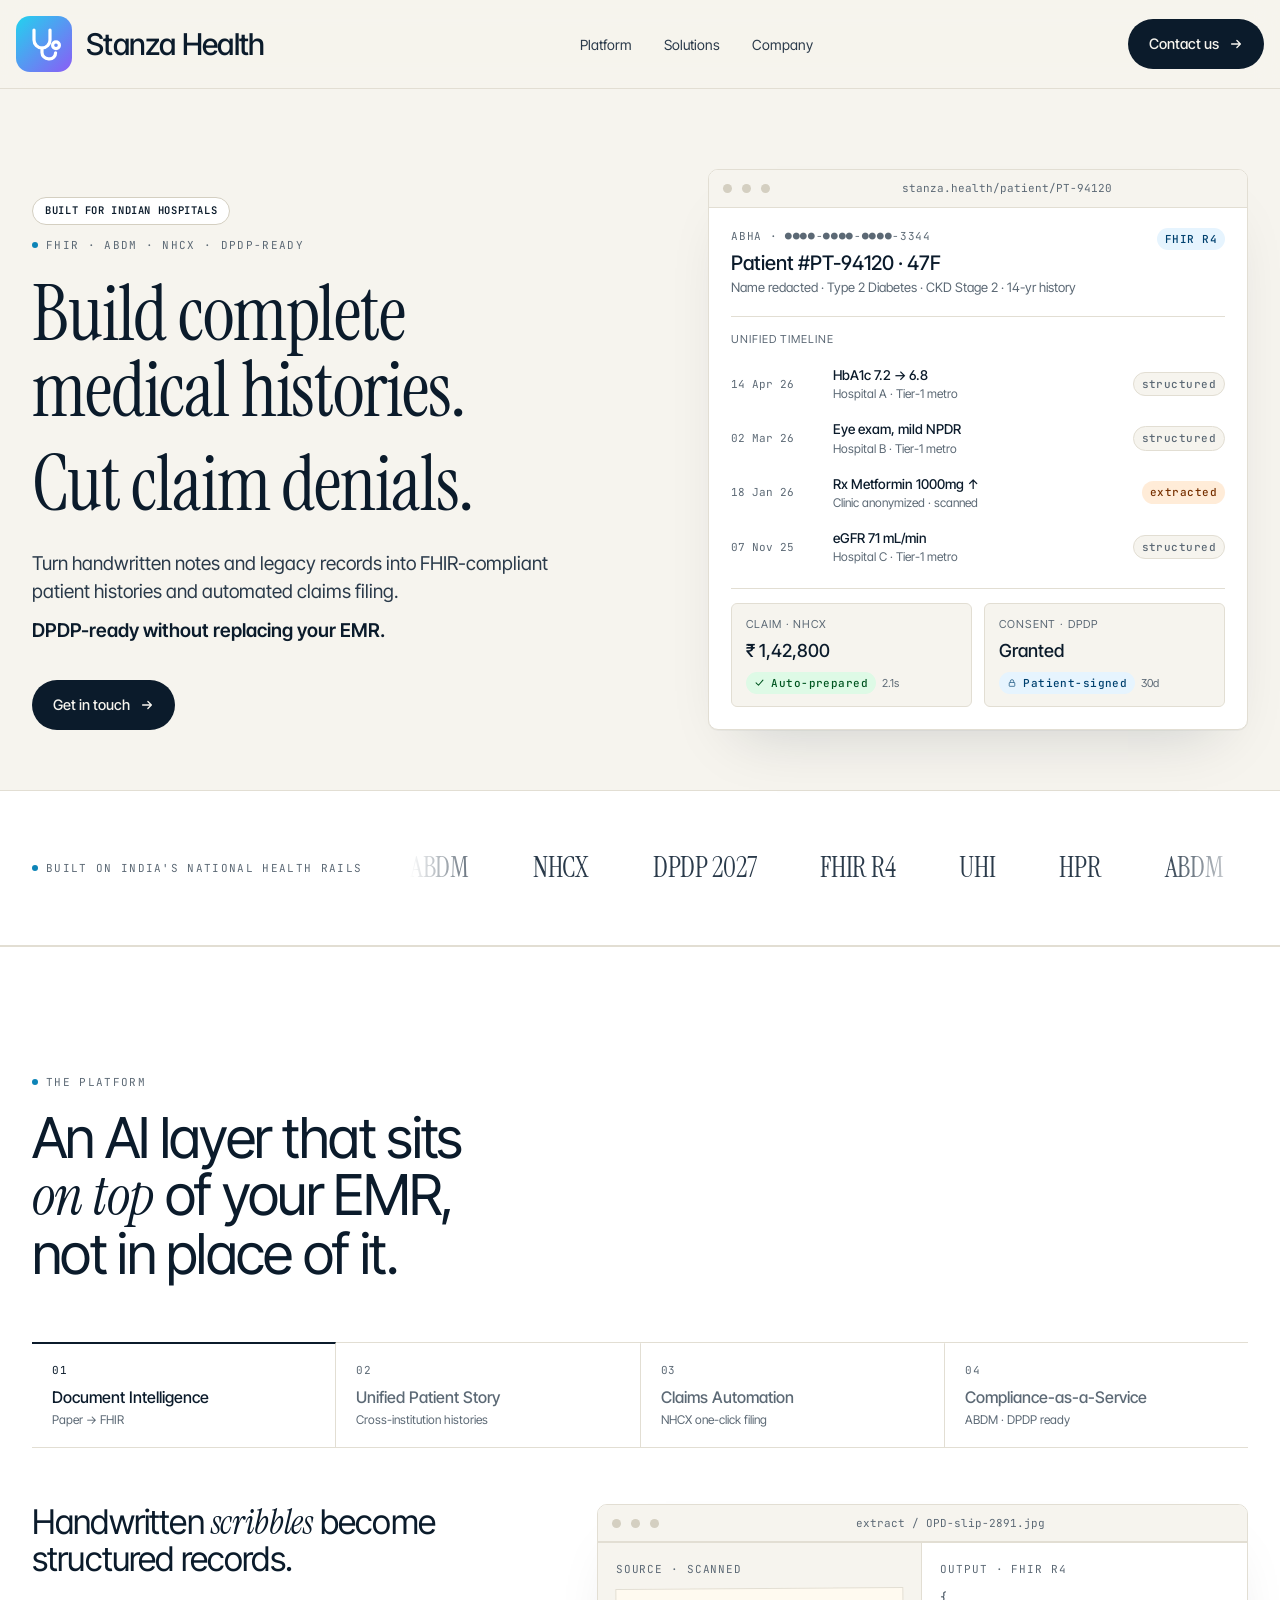
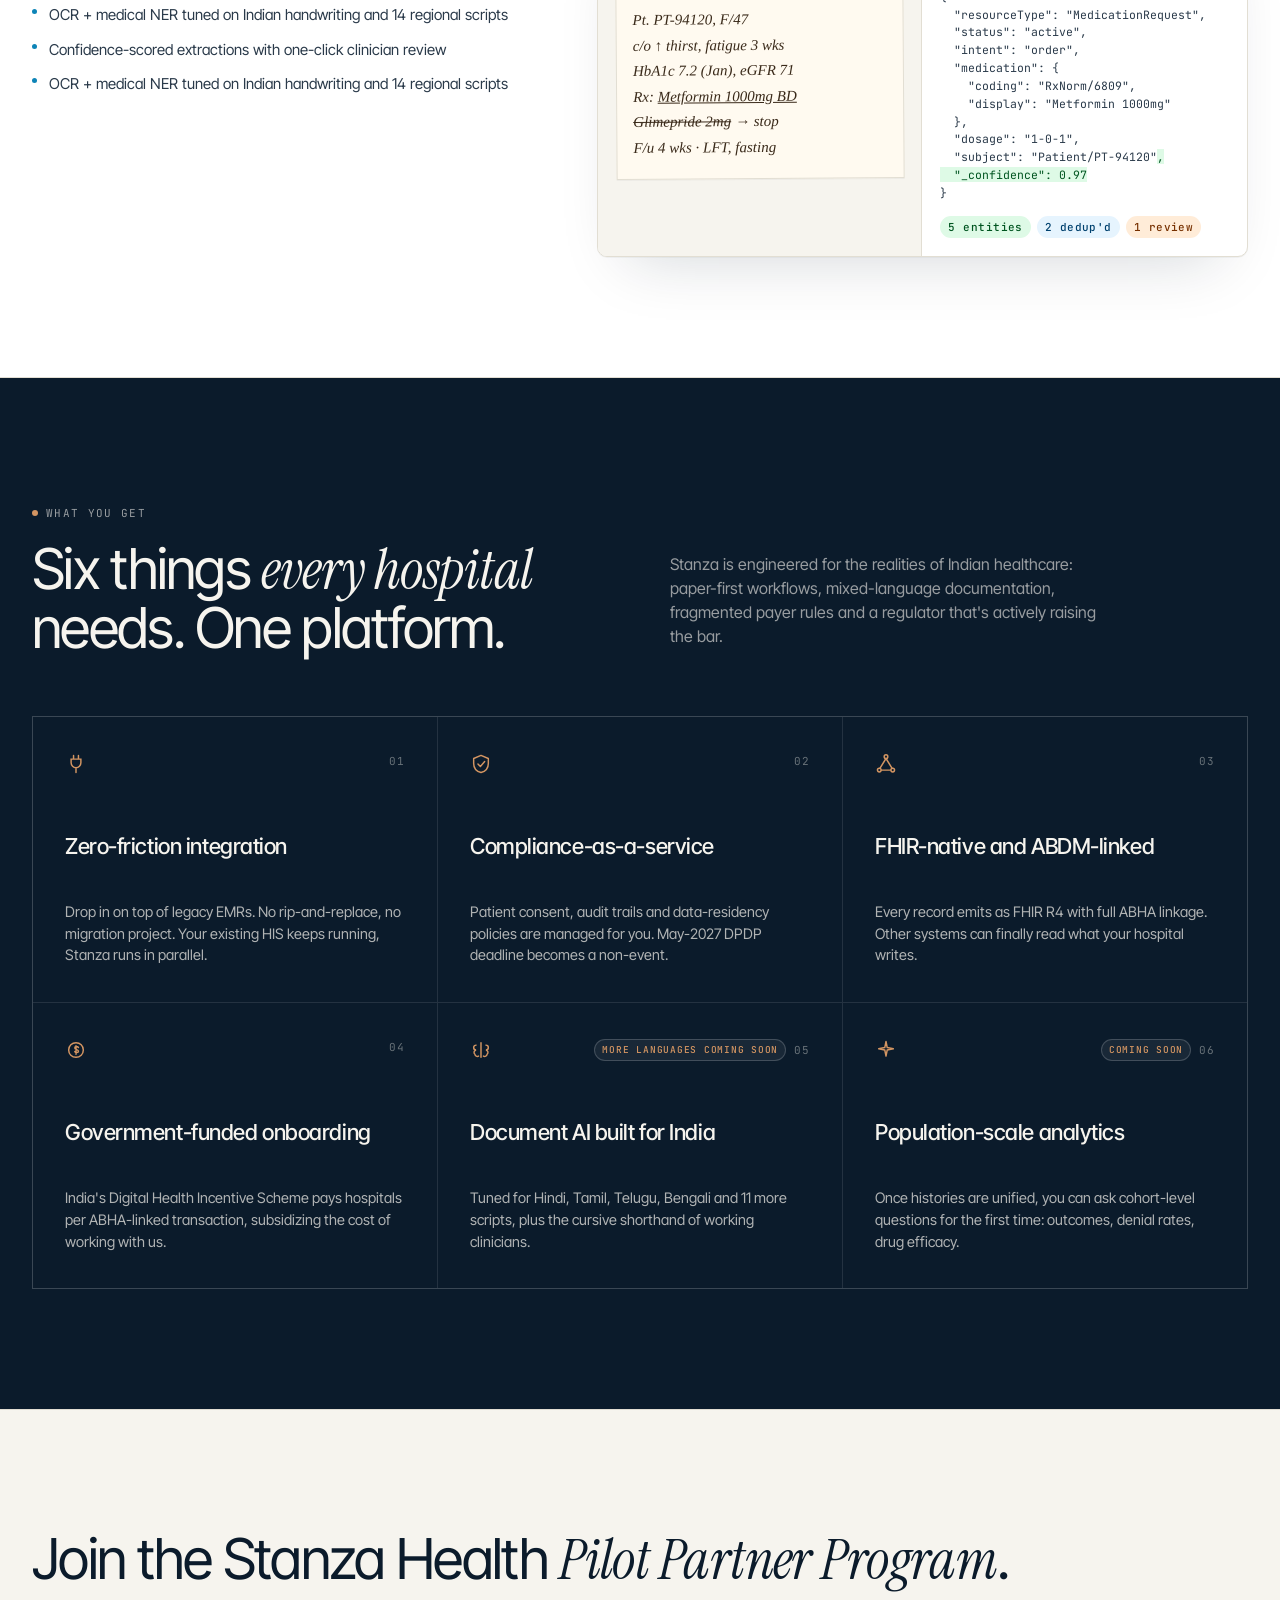
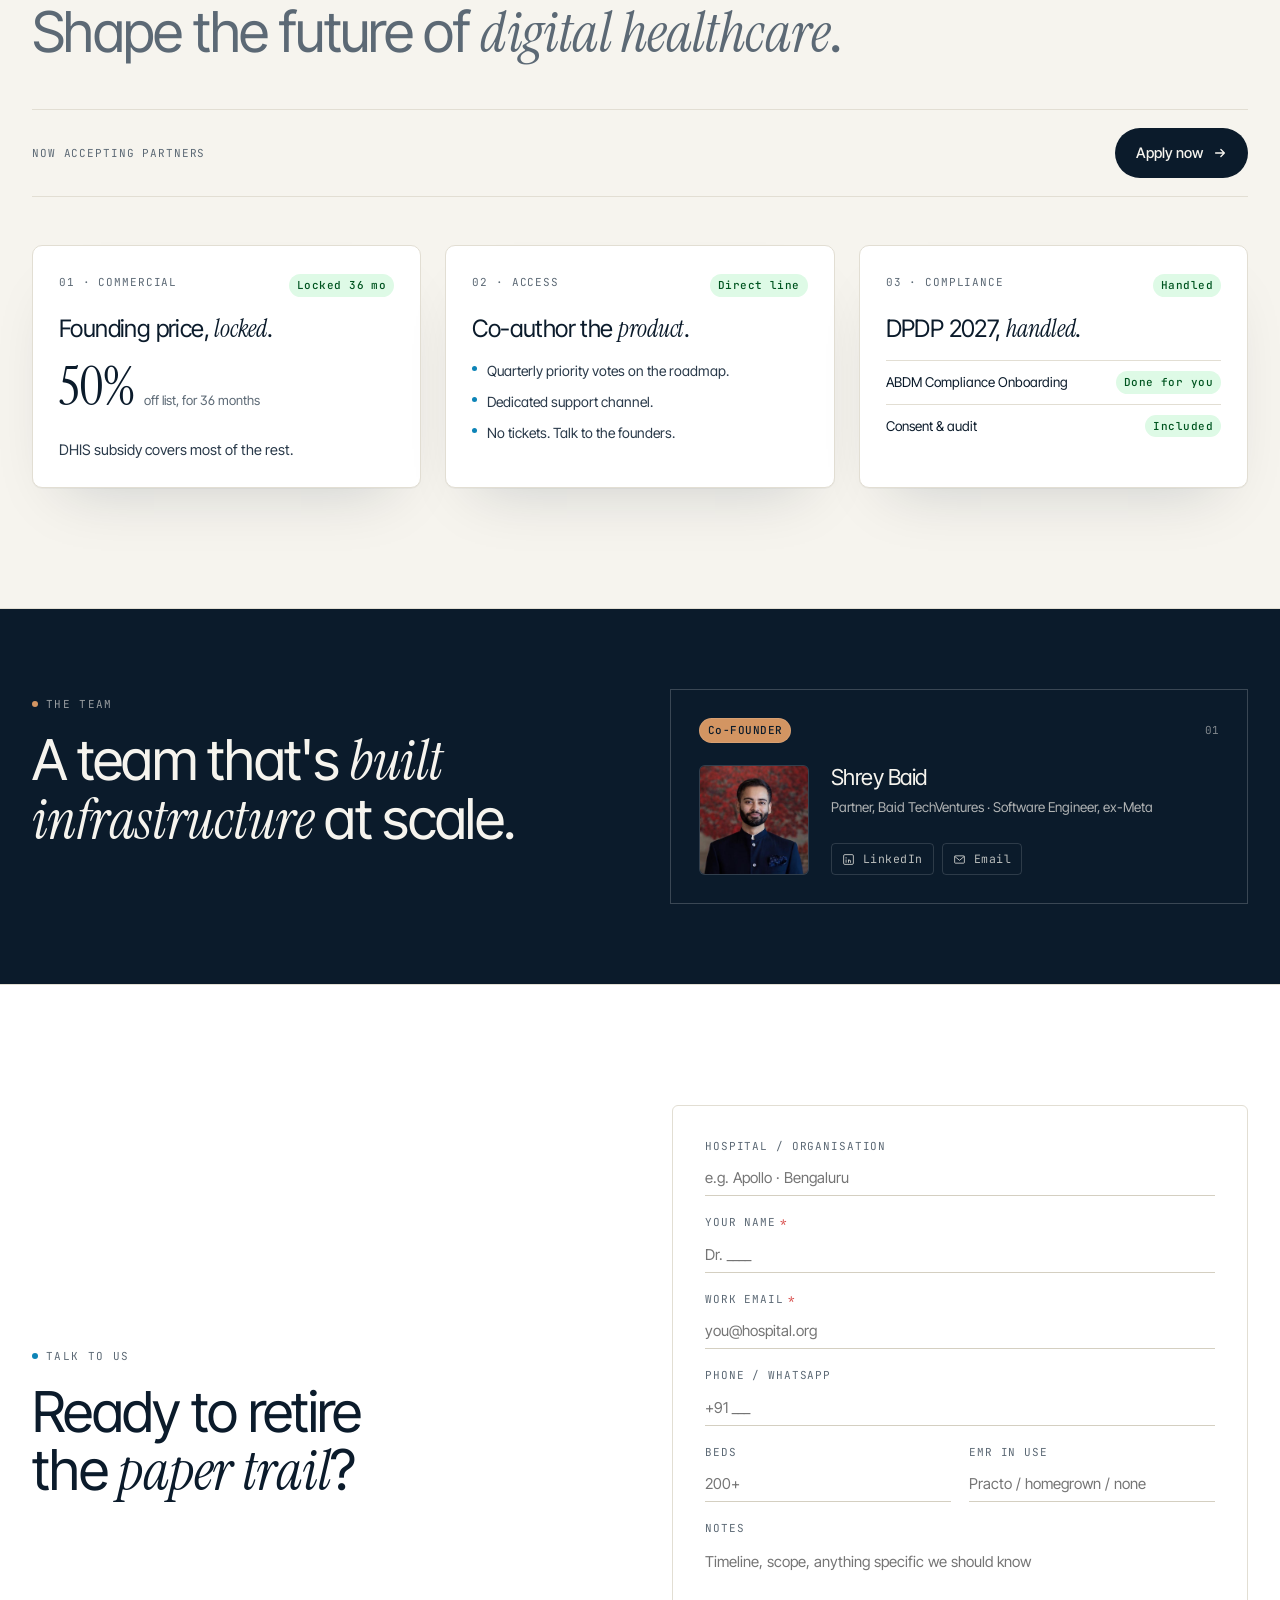
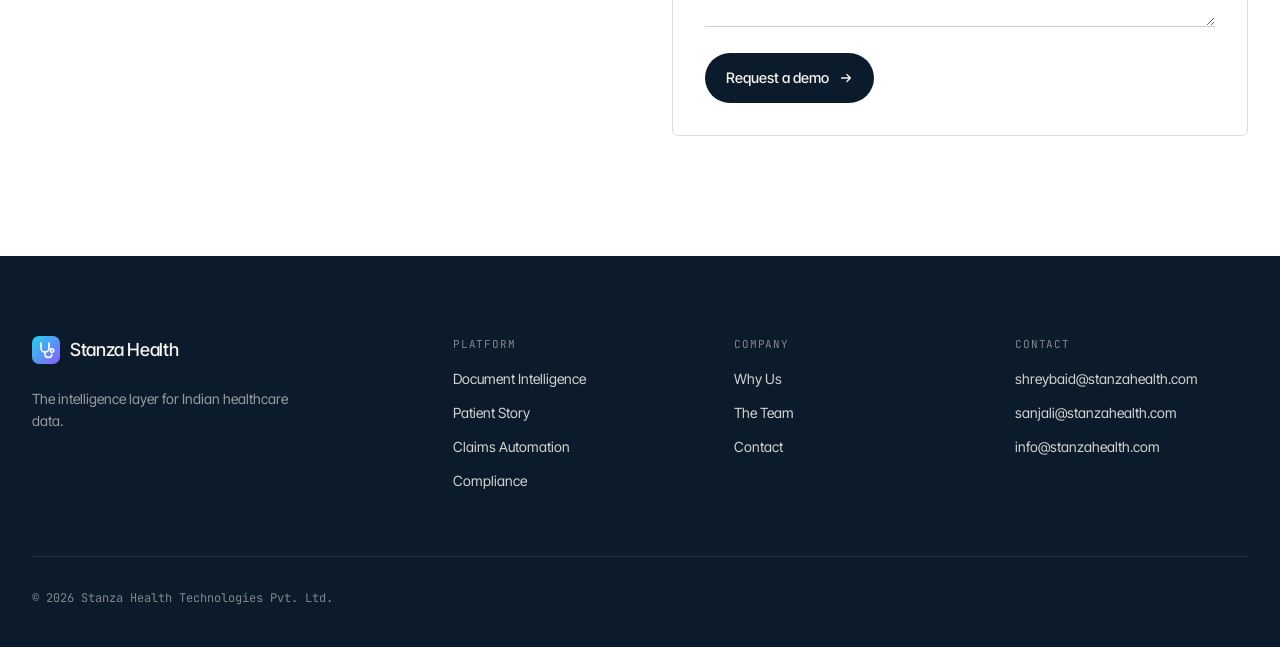
<file: index.html>
<!doctype html>
<html lang="en">
<head>
<meta charset="utf-8" />
<meta name="viewport" content="width=device-width,initial-scale=1" />
<title>Stanza Health · The intelligence layer for Indian healthcare</title>
<meta name="description" content="Stanza Health turns handwritten notes, scans and legacy EMR records into standardized, interoperable patient histories, and files insurance claims for you, automatically." />
<link rel="canonical" href="https://stanzahealth.com/" />
<link rel="icon" type="image/svg+xml" href="assets/favicon.svg">
<link rel="apple-touch-icon" href="assets/favicon.svg">
<link rel="preconnect" href="https://fonts.googleapis.com">
<link rel="preconnect" href="https://fonts.gstatic.com" crossorigin>
<link href="https://fonts.googleapis.com/css2?family=Inter+Tight:wght@300;400;500;600;700&family=Instrument+Serif:ital@0;1&family=JetBrains+Mono:wght@400;500&display=swap" rel="stylesheet">
<link rel="stylesheet" href="styles.css">
</head>
<body>

<!-- ===== NAV ===== -->
<nav class="nav">
  <div class="nav-inner">
    <a href="#" class="nav-home" style="display:inline-flex;align-items:center;gap:14px;text-decoration:none;color:inherit;white-space:nowrap;">
      <svg width="56" height="56" viewBox="0 0 28 28" fill="none" aria-hidden="true">
        <defs>
          <linearGradient id="stanzaLogoGrad" x1="0" y1="0" x2="28" y2="28" gradientUnits="userSpaceOnUse">
            <stop offset="0" stop-color="#22D3EE"/>
            <stop offset="1" stop-color="#8B5CF6"/>
          </linearGradient>
        </defs>
        <rect x="0" y="0" width="28" height="28" rx="7" fill="url(#stanzaLogoGrad)"/>
        <path d="M9 7v5a4 4 0 0 0 8 0V7" stroke="#FFFFFF" stroke-width="1.6" stroke-linecap="round" fill="none"/>
        <path d="M13 16v2.2a3.2 3.2 0 0 0 3.2 3.2h.6a3 3 0 0 0 3-3" stroke="#FFFFFF" stroke-width="1.6" stroke-linecap="round" stroke-linejoin="round" fill="none"/>
        <circle cx="20" cy="14.6" r="1.7" stroke="#FFFFFF" stroke-width="1.6" fill="none"/>
      </svg>
      <span style="font-size:30px;font-weight:500;letter-spacing:-0.025em;">Stanza Health</span>
    </a>
    <div class="nav-links">
      <a href="#platform">Platform</a>
      <a href="#solutions">Solutions</a>
      <a href="#company">Company</a>
    </div>
    <div style="display:flex;gap:10px;align-items:center;">
      <a class="btn btn-primary" href="#cta">
        Contact us
        <svg width="14" height="14" viewBox="0 0 16 16" fill="none"><path d="M3 8H13M13 8L9 4M13 8L9 12" stroke="currentColor" stroke-width="1.5" stroke-linecap="round" stroke-linejoin="round"/></svg>
      </a>
    </div>
  </div>
</nav>

<main>

<!-- ===== HERO ===== -->
<section style="padding:80px 0 60px;">
  <div class="container">
    <div class="hero-grid" style="display:grid;grid-template-columns:1.05fr 0.95fr;gap:80px;align-items:end;">
      <div>
        <div class="eyebrow" style="margin-bottom:24px;display:flex;flex-direction:column;align-items:flex-start;gap:12px;">
          <span style="display:inline-flex;align-items:center;gap:8px;padding:5px 12px;border:1px solid var(--line-2);border-radius:999px;background:var(--bg-2);">
            <span style="font-family:'JetBrains Mono',monospace;font-size:10.5px;letter-spacing:0.06em;text-transform:uppercase;color:var(--ink);font-weight:600;">Built for Indian Hospitals</span>
          </span>
          <span style="display:inline-flex;align-items:center;gap:8px;">
            <span class="dot"></span>
            <span>FHIR · ABDM · NHCX · DPDP-ready</span>
          </span>
        </div>
        <h1 style="text-wrap:balance;font-family:'Instrument Serif','Times New Roman',serif;font-weight:400;font-style:normal;letter-spacing:-0.015em;">
          Build complete medical histories.<br/><span style="display:inline-block;margin-top:0.25em;">Cut claim denials.</span>
        </h1>
        <p style="max-width:540px;font-size:19px;line-height:1.45;color:var(--ink-2);margin-top:28px;">Turn handwritten notes and legacy records into FHIR-compliant patient histories and automated claims filing.<strong style="color:var(--ink);font-weight:600;display:block;margin-top:0.6em;">DPDP-ready without replacing your EMR.</strong></p>
        <div style="display:flex;gap:12px;margin-top:36px;">
          <a class="btn btn-primary" href="#cta">
            Get in touch
            <svg width="14" height="14" viewBox="0 0 16 16" fill="none"><path d="M3 8H13M13 8L9 4M13 8L9 12" stroke="currentColor" stroke-width="1.5" stroke-linecap="round" stroke-linejoin="round"/></svg>
          </a>
        </div>
      </div>

      <!-- Hero Mock -->
      <div class="mock" style="position:relative;">
        <div class="mock-bar">
          <span class="dot"></span><span class="dot"></span><span class="dot"></span>
          <span class="url">stanza.health/patient/PT-94120</span>
        </div>
        <div style="padding:20px 22px 22px;">
          <div style="display:flex;justify-content:space-between;align-items:flex-start;margin-bottom:18px;">
            <div>
              <div style="font-size:11px;color:var(--ink-3);font-family:'JetBrains Mono',monospace;letter-spacing:0.06em;">ABHA · ●●●●-●●●●-●●●●-3344</div>
              <div style="font-size:20px;font-weight:500;margin-top:4px;">Patient #PT-94120 · 47F</div>
              <div style="font-size:13px;color:var(--ink-3);">Name redacted · Type 2 Diabetes · CKD Stage 2 · 14-yr history</div>
            </div>
            <span class="tag tag-info">FHIR R4</span>
          </div>

          <div style="border-top:1px solid var(--line);padding-top:14px;margin-bottom:14px;">
            <div style="font-size:11px;color:var(--ink-3);text-transform:uppercase;letter-spacing:0.08em;margin-bottom:10px;">Unified Timeline</div>

            <div style="display:grid;grid-template-columns:90px 1fr auto;gap:12px;padding:8px 0;align-items:center;font-size:13.5px;">
              <span class="mono" style="color:var(--ink-3);font-size:11px;">14 Apr 26</span>
              <div>
                <div style="font-weight:500;">HbA1c 7.2 → 6.8</div>
                <div style="color:var(--ink-3);font-size:12px;">Hospital A · Tier-1 metro</div>
              </div>
              <span class="tag tag-neutral">structured</span>
            </div>
            <div style="display:grid;grid-template-columns:90px 1fr auto;gap:12px;padding:8px 0;align-items:center;font-size:13.5px;">
              <span class="mono" style="color:var(--ink-3);font-size:11px;">02 Mar 26</span>
              <div>
                <div style="font-weight:500;">Eye exam, mild NPDR</div>
                <div style="color:var(--ink-3);font-size:12px;">Hospital B · Tier-1 metro</div>
              </div>
              <span class="tag tag-neutral">structured</span>
            </div>
            <div style="display:grid;grid-template-columns:90px 1fr auto;gap:12px;padding:8px 0;align-items:center;font-size:13.5px;">
              <span class="mono" style="color:var(--ink-3);font-size:11px;">18 Jan 26</span>
              <div>
                <div style="font-weight:500;">Rx Metformin 1000mg ↑</div>
                <div style="color:var(--ink-3);font-size:12px;">Clinic anonymized · scanned</div>
              </div>
              <span class="tag tag-warn">extracted</span>
            </div>
            <div style="display:grid;grid-template-columns:90px 1fr auto;gap:12px;padding:8px 0;align-items:center;font-size:13.5px;">
              <span class="mono" style="color:var(--ink-3);font-size:11px;">07 Nov 25</span>
              <div>
                <div style="font-weight:500;">eGFR 71 mL/min</div>
                <div style="color:var(--ink-3);font-size:12px;">Hospital C · Tier-1 metro</div>
              </div>
              <span class="tag tag-neutral">structured</span>
            </div>
          </div>

          <div style="border-top:1px solid var(--line);padding-top:14px;display:grid;grid-template-columns:1fr 1fr;gap:12px;">
            <div style="background:var(--bg);border:1px solid var(--line);border-radius:6px;padding:12px 14px;">
              <div style="font-size:11px;color:var(--ink-3);text-transform:uppercase;letter-spacing:0.08em;">Claim · NHCX</div>
              <div style="font-size:18px;font-weight:500;margin-top:4px;">₹ 1,42,800</div>
              <div style="display:flex;gap:6px;margin-top:8px;align-items:center;">
                <span class="tag tag-good">
                  <svg width="11" height="11" viewBox="0 0 16 16" fill="none"><path d="M3 8.5L6.5 12L13 4.5" stroke="currentColor" stroke-width="1.5" stroke-linecap="round" stroke-linejoin="round"/></svg>
                  Auto-prepared
                </span>
                <span style="font-size:11px;color:var(--ink-3);">2.1s</span>
              </div>
            </div>
            <div style="background:var(--bg);border:1px solid var(--line);border-radius:6px;padding:12px 14px;">
              <div style="font-size:11px;color:var(--ink-3);text-transform:uppercase;letter-spacing:0.08em;">Consent · DPDP</div>
              <div style="font-size:18px;font-weight:500;margin-top:4px;">Granted</div>
              <div style="display:flex;gap:6px;margin-top:8px;align-items:center;">
                <span class="tag tag-info">
                  <svg width="10" height="10" viewBox="0 0 18 18" fill="none"><rect x="4" y="8" width="10" height="7" rx="1" stroke="currentColor" stroke-width="1.2"/><path d="M6 8V6a3 3 0 0 1 6 0v2" stroke="currentColor" stroke-width="1.2"/></svg>
                  Patient-signed
                </span>
                <span style="font-size:11px;color:var(--ink-3);">30d</span>
              </div>
            </div>
          </div>
        </div>
      </div>
    </div>
  </div>
</section>

<!-- ===== LOGOS / NATIONAL RAILS ===== -->
<section style="padding:56px 0;border-top:1px solid var(--line);border-bottom:1px solid var(--line);background:var(--bg-2);">
  <div class="container" style="display:grid;grid-template-columns:auto 1fr;gap:48px;align-items:center;">
    <div class="eyebrow" style="white-space:nowrap;">
      <span class="dot"></span> Built on India's national health rails
    </div>
    <div class="marquee">
      <div class="marquee-track">
        <div class="marquee-group">
          <div style="font-family:'Instrument Serif',serif;font-size:28px;color:var(--ink-2);white-space:nowrap;letter-spacing:-0.01em;">ABDM</div>
          <div style="font-family:'Instrument Serif',serif;font-size:28px;color:var(--ink-2);white-space:nowrap;letter-spacing:-0.01em;">NHCX</div>
          <div style="font-family:'Instrument Serif',serif;font-size:28px;color:var(--ink-2);white-space:nowrap;letter-spacing:-0.01em;">DPDP 2027</div>
          <div style="font-family:'Instrument Serif',serif;font-size:28px;color:var(--ink-2);white-space:nowrap;letter-spacing:-0.01em;">FHIR R4</div>
          <div style="font-family:'Instrument Serif',serif;font-size:28px;color:var(--ink-2);white-space:nowrap;letter-spacing:-0.01em;">UHI</div>
          <div style="font-family:'Instrument Serif',serif;font-size:28px;color:var(--ink-2);white-space:nowrap;letter-spacing:-0.01em;">HPR</div>
        </div>
        <div class="marquee-group" aria-hidden="true">
          <div style="font-family:'Instrument Serif',serif;font-size:28px;color:var(--ink-2);white-space:nowrap;letter-spacing:-0.01em;">ABDM</div>
          <div style="font-family:'Instrument Serif',serif;font-size:28px;color:var(--ink-2);white-space:nowrap;letter-spacing:-0.01em;">NHCX</div>
          <div style="font-family:'Instrument Serif',serif;font-size:28px;color:var(--ink-2);white-space:nowrap;letter-spacing:-0.01em;">DPDP 2027</div>
          <div style="font-family:'Instrument Serif',serif;font-size:28px;color:var(--ink-2);white-space:nowrap;letter-spacing:-0.01em;">FHIR R4</div>
          <div style="font-family:'Instrument Serif',serif;font-size:28px;color:var(--ink-2);white-space:nowrap;letter-spacing:-0.01em;">UHI</div>
          <div style="font-family:'Instrument Serif',serif;font-size:28px;color:var(--ink-2);white-space:nowrap;letter-spacing:-0.01em;">HPR</div>
        </div>
      </div>
    </div>
  </div>
</section>

<!-- ===== PRODUCT / PLATFORM ===== -->
<section class="section" id="platform" style="background:var(--bg-2);">
  <div class="container">
    <div class="section-head">
      <div>
        <div class="eyebrow"><span class="dot"></span> The platform</div>
        <h2 style="margin-top:18px;text-wrap:balance;">
          An AI layer that sits <span class="serif">on top</span> of your EMR, not in place of it.
        </h2>
      </div>
    </div>

    <div class="product-tabs" style="display:flex;border-top:1px solid var(--line);border-bottom:1px solid var(--line);">
      <button class="product-tab-btn active" data-tab="0" style="border-right:1px solid var(--line);">
        <div class="num">01</div>
        <div class="label">Document Intelligence</div>
        <div class="sub">Paper → FHIR</div>
      </button>
      <button class="product-tab-btn" data-tab="1" style="border-right:1px solid var(--line);">
        <div class="num">02</div>
        <div class="label">Unified Patient Story</div>
        <div class="sub">Cross-institution histories</div>
      </button>
      <button class="product-tab-btn" data-tab="2" style="border-right:1px solid var(--line);">
        <div class="num">03</div>
        <div class="label">Claims Automation</div>
        <div class="sub">NHCX one-click filing</div>
      </button>
      <button class="product-tab-btn" data-tab="3">
        <div class="num">04</div>
        <div class="label">Compliance-as-a-Service</div>
        <div class="sub">ABDM · DPDP ready</div>
      </button>
    </div>

    <!-- Pane 0: Document Intelligence -->
    <div class="product-pane" data-pane="0" style="padding:56px 0 0;display:grid;grid-template-columns:1fr 1.3fr;gap:64px;align-items:start;">
      <div>
        <h3 style="font-size:34px;font-weight:400;letter-spacing:-0.025em;line-height:1.05;margin-bottom:28px;">
          Handwritten <span class="serif">scribbles</span> become structured records.
        </h3>
        <ul style="list-style:none;padding:0;margin:0;display:flex;flex-direction:column;gap:12px;">
          <li style="display:flex;gap:12px;align-items:flex-start;font-size:15px;"><span style="margin-top:5px;width:5px;height:5px;border-radius:50%;background:var(--accent);flex-shrink:0;"></span><span style="color:var(--ink-2);">OCR + medical NER tuned on Indian handwriting and 14 regional scripts</span></li>
          <li style="display:flex;gap:12px;align-items:flex-start;font-size:15px;"><span style="margin-top:5px;width:5px;height:5px;border-radius:50%;background:var(--accent);flex-shrink:0;"></span><span style="color:var(--ink-2);">Confidence-scored extractions with one-click clinician review</span></li>
          <li style="display:flex;gap:12px;align-items:flex-start;font-size:15px;"><span style="margin-top:5px;width:5px;height:5px;border-radius:50%;background:var(--accent);flex-shrink:0;"></span><span style="color:var(--ink-2);">OCR + medical NER tuned on Indian handwriting and 14 regional scripts</span></li>
        </ul>
      </div>
      <div class="mock">
        <div class="mock-bar">
          <span class="dot"></span><span class="dot"></span><span class="dot"></span>
          <span class="url">extract / OPD-slip-2891.jpg</span>
        </div>
        <div style="display:grid;grid-template-columns:1fr 1fr;border-top:1px solid var(--line);">
          <div style="padding:18px;border-right:1px solid var(--line);background:var(--bg);">
            <div class="mono" style="font-size:11px;color:var(--ink-3);text-transform:uppercase;letter-spacing:0.08em;margin-bottom:10px;">Source · scanned</div>
            <div style="background:#fffaf0;border:1px solid var(--line);padding:18px 16px;font-family:cursive;font-style:italic;font-size:15px;line-height:1.7;color:#3a2a1a;transform:rotate(-0.4deg);box-shadow:0 1px 0 rgba(0,0,0,0.04);">
              Pt. PT-94120, F/47<br/>
              c/o ↑ thirst, fatigue 3 wks<br/>
              HbA1c 7.2 (Jan), eGFR 71<br/>
              Rx: <u>Metformin 1000mg BD</u><br/>
              <span style="text-decoration:line-through;">Glimepride 2mg</span> → stop<br/>
              F/u 4 wks · LFT, fasting
            </div>
          </div>
          <div style="padding:18px;">
            <div class="mono" style="font-size:11px;color:var(--ink-3);text-transform:uppercase;letter-spacing:0.08em;margin-bottom:10px;">Output · FHIR R4</div>
<pre style="margin:0;font-family:'JetBrains Mono',monospace;font-size:11.5px;line-height:1.55;color:var(--ink-2);white-space:pre-wrap;">{
  "resourceType": "MedicationRequest",
  "status": "active",
  "intent": "order",
  "medication": {
    "coding": "RxNorm/6809",
    "display": "Metformin 1000mg"
  },
  "dosage": "1-0-1",
  "subject": "Patient/PT-94120"<span style="background:oklch(96% 0.04 155);color:oklch(38% 0.13 155);">,
  "_confidence": 0.97</span>
}</pre>
            <div style="display:flex;gap:6px;margin-top:14px;flex-wrap:wrap;">
              <span class="tag tag-good">5 entities</span>
              <span class="tag tag-info">2 dedup'd</span>
              <span class="tag tag-warn">1 review</span>
            </div>
          </div>
        </div>
      </div>
    </div>

    <!-- Pane 1: Unified Patient Story -->
    <div class="product-pane" data-pane="1" style="display:none;padding:56px 0 0;grid-template-columns:1fr 1.3fr;gap:64px;align-items:start;">
      <div>
        <h3 style="font-size:34px;font-weight:400;letter-spacing:-0.025em;line-height:1.05;margin-bottom:28px;">
          One <span class="serif">patient</span>. Every encounter. One timeline.
        </h3>
        <ul style="list-style:none;padding:0;margin:0;display:flex;flex-direction:column;gap:12px;">
          <li style="display:flex;gap:12px;align-items:flex-start;font-size:15px;"><span style="margin-top:5px;width:5px;height:5px;border-radius:50%;background:var(--accent);flex-shrink:0;"></span><span style="color:var(--ink-2);">ABHA-linked patient resolution across institutions</span></li>
          <li style="display:flex;gap:12px;align-items:flex-start;font-size:15px;"><span style="margin-top:5px;width:5px;height:5px;border-radius:50%;background:var(--accent);flex-shrink:0;"></span><span style="color:var(--ink-2);">Conflict resolution between contradicting records (e.g. dosage changes)</span></li>
          <li style="display:flex;gap:12px;align-items:flex-start;font-size:15px;"><span style="margin-top:5px;width:5px;height:5px;border-radius:50%;background:var(--accent);flex-shrink:0;"></span><span style="color:var(--ink-2);">Population analytics layered on top of unified cohorts</span></li>
        </ul>
      </div>
      <div class="mock">
        <div class="mock-bar"><span class="dot"></span><span class="dot"></span><span class="dot"></span><span class="url">timeline / PT-94120</span></div>
        <div style="padding:24px 22px;">
          <div style="position:relative;padding-left:24px;">
            <div style="position:absolute;left:6px;top:6px;bottom:6px;width:1px;background:var(--line);"></div>
            <div style="position:relative;display:grid;grid-template-columns:80px 1fr auto;gap:14px;padding:10px 0;align-items:center;">
              <span style="position:absolute;left:-22px;top:50%;width:9px;height:9px;border-radius:50%;background:var(--bg-2);border:2px solid var(--accent);transform:translateY(-50%);"></span>
              <span class="mono" style="font-size:11px;color:var(--ink-3);">Nov 2025</span>
              <div><div style="font-weight:500;font-size:14px;">eGFR 71 mL/min</div><div style="font-size:12px;color:var(--ink-3);">Fortis · Delhi</div></div>
              <span class="tag tag-info">Lab</span>
            </div>
            <div style="position:relative;display:grid;grid-template-columns:80px 1fr auto;gap:14px;padding:10px 0;align-items:center;">
              <span style="position:absolute;left:-22px;top:50%;width:9px;height:9px;border-radius:50%;background:var(--bg-2);border:2px solid var(--accent);transform:translateY(-50%);"></span>
              <span class="mono" style="font-size:11px;color:var(--ink-3);">Aug 2025</span>
              <div><div style="font-weight:500;font-size:14px;">HbA1c 8.1</div><div style="font-size:12px;color:var(--ink-3);">Apollo · Bengaluru</div></div>
              <span class="tag tag-info">Lab</span>
            </div>
            <div style="position:relative;display:grid;grid-template-columns:80px 1fr auto;gap:14px;padding:10px 0;align-items:center;">
              <span style="position:absolute;left:-22px;top:50%;width:9px;height:9px;border-radius:50%;background:var(--bg-2);border:2px solid var(--accent);transform:translateY(-50%);"></span>
              <span class="mono" style="font-size:11px;color:var(--ink-3);">Jan 2026</span>
              <div><div style="font-weight:500;font-size:14px;">Rx Metformin ↑ 1000mg</div><div style="font-size:12px;color:var(--ink-3);">Local clinic</div></div>
              <span class="tag tag-warn">Rx</span>
            </div>
            <div style="position:relative;display:grid;grid-template-columns:80px 1fr auto;gap:14px;padding:10px 0;align-items:center;">
              <span style="position:absolute;left:-22px;top:50%;width:9px;height:9px;border-radius:50%;background:var(--bg-2);border:2px solid var(--accent);transform:translateY(-50%);"></span>
              <span class="mono" style="font-size:11px;color:var(--ink-3);">Mar 2026</span>
              <div><div style="font-weight:500;font-size:14px;">NPDR, mild</div><div style="font-size:12px;color:var(--ink-3);">Manipal · Mumbai</div></div>
              <span class="tag tag-good">Dx</span>
            </div>
            <div style="position:relative;display:grid;grid-template-columns:80px 1fr auto;gap:14px;padding:10px 0;align-items:center;">
              <span style="position:absolute;left:-22px;top:50%;width:9px;height:9px;border-radius:50%;background:var(--bg-2);border:2px solid var(--accent);transform:translateY(-50%);"></span>
              <span class="mono" style="font-size:11px;color:var(--ink-3);">Apr 2026</span>
              <div><div style="font-weight:500;font-size:14px;">HbA1c 6.8</div><div style="font-size:12px;color:var(--ink-3);">Apollo · Bengaluru</div></div>
              <span class="tag tag-info">Lab</span>
            </div>
          </div>
          <div style="border-top:1px solid var(--line);margin-top:14px;padding-top:14px;display:flex;justify-content:space-between;align-items:center;font-size:13px;">
            <span class="muted">5 institutions reconciled</span>
            <span class="tag tag-good">
              <svg width="11" height="11" viewBox="0 0 16 16" fill="none"><path d="M3 8.5L6.5 12L13 4.5" stroke="currentColor" stroke-width="1.5" stroke-linecap="round" stroke-linejoin="round"/></svg>
              No conflicts
            </span>
          </div>
        </div>
      </div>
    </div>

    <!-- Pane 2: Claims Automation -->
    <div class="product-pane" data-pane="2" style="display:none;padding:56px 0 0;grid-template-columns:1fr 1.3fr;gap:64px;align-items:start;">
      <div>
        <h3 style="font-size:34px;font-weight:400;letter-spacing:-0.025em;line-height:1.05;margin-bottom:28px;">
          Claims filed in <span class="serif">seconds</span>, not weeks.
        </h3>
        <ul style="list-style:none;padding:0;margin:0;display:flex;flex-direction:column;gap:12px;">
          <li style="display:flex;gap:12px;align-items:flex-start;font-size:15px;"><span style="margin-top:5px;width:5px;height:5px;border-radius:50%;background:var(--accent);flex-shrink:0;"></span><span style="color:var(--ink-2);">One-click claim preparation against the unified record</span></li>
          <li style="display:flex;gap:12px;align-items:flex-start;font-size:15px;"><span style="margin-top:5px;width:5px;height:5px;border-radius:50%;background:var(--accent);flex-shrink:0;"></span><span style="color:var(--ink-2);">Pre-flight validation against insurer rule books</span></li>
          <li style="display:flex;gap:12px;align-items:flex-start;font-size:15px;"><span style="margin-top:5px;width:5px;height:5px;border-radius:50%;background:var(--accent);flex-shrink:0;"></span><span style="color:var(--ink-2);">Automatic disclosure flagging. The #1 cause of denials</span></li>
        </ul>
      </div>
      <div class="mock">
        <div class="mock-bar"><span class="dot"></span><span class="dot"></span><span class="dot"></span><span class="url">claim / CL-44219 · NHCX</span></div>
        <div style="padding:18px 22px 22px;">
          <div style="display:flex;justify-content:space-between;align-items:flex-start;margin-bottom:18px;">
            <div>
              <div class="mono" style="font-size:11px;color:var(--ink-3);letter-spacing:0.08em;">HDFC ERGO · Cashless</div>
              <div style="font-size:28px;font-weight:500;letter-spacing:-0.02em;margin-top:4px;">₹ 1,42,800</div>
              <div style="font-size:12px;color:var(--ink-3);">3-day inpatient · ICD-11 5A11.4</div>
            </div>
            <span class="tag tag-good">
              <svg width="11" height="11" viewBox="0 0 16 16" fill="none"><path d="M3 8.5L6.5 12L13 4.5" stroke="currentColor" stroke-width="1.5" stroke-linecap="round" stroke-linejoin="round"/></svg>
              Ready to submit
            </span>
          </div>

          <div style="border-top:1px solid var(--line);padding-top:14px;">
            <div style="display:grid;grid-template-columns:24px 1fr auto;gap:10px;padding:7px 0;align-items:center;font-size:13.5px;">
              <span style="width:18px;height:18px;border-radius:50%;background:oklch(96% 0.04 155);color:oklch(38% 0.13 155);display:inline-flex;align-items:center;justify-content:center;">
                <svg width="11" height="11" viewBox="0 0 16 16" fill="none"><path d="M3 8.5L6.5 12L13 4.5" stroke="currentColor" stroke-width="1.5" stroke-linecap="round" stroke-linejoin="round"/></svg>
              </span>
              <span>Pre-auth response matched</span>
              <span class="mono" style="font-size:11px;color:var(--ink-3);">0.4s</span>
            </div>
            <div style="display:grid;grid-template-columns:24px 1fr auto;gap:10px;padding:7px 0;align-items:center;font-size:13.5px;">
              <span style="width:18px;height:18px;border-radius:50%;background:oklch(96% 0.04 155);color:oklch(38% 0.13 155);display:inline-flex;align-items:center;justify-content:center;">
                <svg width="11" height="11" viewBox="0 0 16 16" fill="none"><path d="M3 8.5L6.5 12L13 4.5" stroke="currentColor" stroke-width="1.5" stroke-linecap="round" stroke-linejoin="round"/></svg>
              </span>
              <span>Diagnosis &amp; procedure codes resolved</span>
              <span class="mono" style="font-size:11px;color:var(--ink-3);">0.6s</span>
            </div>
            <div style="display:grid;grid-template-columns:24px 1fr auto;gap:10px;padding:7px 0;align-items:center;font-size:13.5px;">
              <span style="width:18px;height:18px;border-radius:50%;background:oklch(96% 0.04 155);color:oklch(38% 0.13 155);display:inline-flex;align-items:center;justify-content:center;">
                <svg width="11" height="11" viewBox="0 0 16 16" fill="none"><path d="M3 8.5L6.5 12L13 4.5" stroke="currentColor" stroke-width="1.5" stroke-linecap="round" stroke-linejoin="round"/></svg>
              </span>
              <span>Discharge summary auto-generated</span>
              <span class="mono" style="font-size:11px;color:var(--ink-3);">0.8s</span>
            </div>
            <div style="display:grid;grid-template-columns:24px 1fr auto;gap:10px;padding:7px 0;align-items:center;font-size:13.5px;">
              <span style="width:18px;height:18px;border-radius:50%;background:oklch(96% 0.04 155);color:oklch(38% 0.13 155);display:inline-flex;align-items:center;justify-content:center;">
                <svg width="11" height="11" viewBox="0 0 16 16" fill="none"><path d="M3 8.5L6.5 12L13 4.5" stroke="currentColor" stroke-width="1.5" stroke-linecap="round" stroke-linejoin="round"/></svg>
              </span>
              <span>Disclosure cross-check (3 prior claims)</span>
              <span class="mono" style="font-size:11px;color:var(--ink-3);">0.3s</span>
            </div>
            <div style="display:grid;grid-template-columns:24px 1fr auto;gap:10px;padding:7px 0;align-items:center;font-size:13.5px;">
              <span style="width:18px;height:18px;border-radius:50%;background:oklch(96% 0.04 60);color:oklch(40% 0.13 60);display:inline-flex;align-items:center;justify-content:center;font-weight:600;font-size:12px;">!</span>
              <span>Investigation report, pending upload</span>
              <span class="mono" style="font-size:11px;color:var(--ink-3);">·</span>
            </div>
          </div>

          <div style="display:grid;grid-template-columns:1fr 1fr 1fr;gap:10px;margin-top:18px;">
            <div style="padding:12px 14px;background:var(--bg);border:1px solid var(--line);border-radius:6px;">
              <div style="font-size:11px;color:var(--ink-3);text-transform:uppercase;letter-spacing:0.08em;">Denial risk</div>
              <div style="font-size:18px;font-weight:500;margin-top:4px;"><span class="tag tag-good">Low</span></div>
            </div>
            <div style="padding:12px 14px;background:var(--bg);border:1px solid var(--line);border-radius:6px;">
              <div style="font-size:11px;color:var(--ink-3);text-transform:uppercase;letter-spacing:0.08em;">Time saved</div>
              <div style="font-size:18px;font-weight:500;margin-top:4px;">6h 12m</div>
            </div>
            <div style="padding:12px 14px;background:var(--bg);border:1px solid var(--line);border-radius:6px;">
              <div style="font-size:11px;color:var(--ink-3);text-transform:uppercase;letter-spacing:0.08em;">Confidence</div>
              <div style="font-size:18px;font-weight:500;margin-top:4px;">0.94</div>
            </div>
          </div>
        </div>
      </div>
    </div>

    <!-- Pane 3: Compliance -->
    <div class="product-pane" data-pane="3" style="display:none;padding:56px 0 0;grid-template-columns:1fr 1.3fr;gap:64px;align-items:start;">
      <div>
        <h3 style="font-size:34px;font-weight:400;letter-spacing:-0.025em;line-height:1.05;margin-bottom:18px;">
          DPDP and ABDM compliance, <span class="serif">out of the box</span>.
        </h3>
        <p style="color:var(--ink-2);font-size:17px;line-height:1.5;margin-bottom:24px;">Every record carries a consent artifact. Every export carries an audit trail. Stanza handles the regulatory plumbing so your hospital is May-2027-ready on day one.</p>
        <ul style="list-style:none;padding:0;margin:0;display:flex;flex-direction:column;gap:12px;">
          <li style="display:flex;gap:12px;align-items:flex-start;font-size:15px;"><span style="margin-top:5px;width:5px;height:5px;border-radius:50%;background:var(--accent);flex-shrink:0;"></span><span style="color:var(--ink-2);">Consent capture flows aligned with DPDP 2027</span></li>
          <li style="display:flex;gap:12px;align-items:flex-start;font-size:15px;"><span style="margin-top:5px;width:5px;height:5px;border-radius:50%;background:var(--accent);flex-shrink:0;"></span><span style="color:var(--ink-2);">Full ABHA linkage and ABDM sandbox certification (M1–M3)</span></li>
          <li style="display:flex;gap:12px;align-items:flex-start;font-size:15px;"><span style="margin-top:5px;width:5px;height:5px;border-radius:50%;background:var(--accent);flex-shrink:0;"></span><span style="color:var(--ink-2);">Tamper-evident audit logs, end-to-end encryption, India data residency</span></li>
        </ul>
      </div>
      <div class="mock">
        <div class="mock-bar"><span class="dot"></span><span class="dot"></span><span class="dot"></span><span class="url">compliance / hospital-anchor-04</span></div>
        <div style="padding:8px 0;">
          <div style="display:grid;grid-template-columns:1fr auto;padding:14px 22px;align-items:center;">
            <div style="font-size:14px;">ABDM Sandbox M1</div><span class="tag tag-good">Passed</span>
          </div>
          <div style="display:grid;grid-template-columns:1fr auto;padding:14px 22px;border-top:1px solid var(--line);align-items:center;">
            <div style="font-size:14px;">ABDM Sandbox M2</div><span class="tag tag-warn">In review</span>
          </div>
          <div style="display:grid;grid-template-columns:1fr auto;padding:14px 22px;border-top:1px solid var(--line);align-items:center;">
            <div style="font-size:14px;">ABDM Sandbox M3</div><span class="tag tag-warn">In review</span>
          </div>
          <div style="display:grid;grid-template-columns:1fr auto;padding:14px 22px;border-top:1px solid var(--line);align-items:center;">
            <div style="font-size:14px;">NHA Accreditation</div><span class="tag tag-info">Q3 2026</span>
          </div>
          <div style="display:grid;grid-template-columns:1fr auto;padding:14px 22px;border-top:1px solid var(--line);align-items:center;">
            <div style="font-size:14px;">DPDP readiness</div><span class="tag tag-good">Compliant</span>
          </div>
          <div style="display:grid;grid-template-columns:1fr auto;padding:14px 22px;border-top:1px solid var(--line);align-items:center;">
            <div style="font-size:14px;">Data residency</div><span class="tag tag-info">IN-South-1</span>
          </div>
          <div style="display:grid;grid-template-columns:1fr auto;padding:14px 22px;border-top:1px solid var(--line);align-items:center;">
            <div style="font-size:14px;">Encryption at rest</div><span class="tag tag-info">AES-256</span>
          </div>
          <div style="display:grid;grid-template-columns:1fr auto;padding:14px 22px;border-top:1px solid var(--line);align-items:center;">
            <div style="font-size:14px;">Audit log retention</div><span class="tag tag-neutral">7 years</span>
          </div>
        </div>
      </div>
    </div>

  </div>
</section>

<!-- ===== PILLARS / SOLUTIONS ===== -->
<section class="section section-ink" id="solutions">
  <div class="container">
    <div class="section-head">
      <div>
        <div class="eyebrow"><span class="dot"></span> What you get</div>
        <h2 style="margin-top:18px;color:var(--bg);text-wrap:balance;">
          Six things <span class="serif">every hospital</span> needs. One platform.
        </h2>
      </div>
      <p style="color:rgba(246,244,238,0.6);max-width:440px;font-size:16px;padding-bottom:8px;">
        Stanza is engineered for the realities of Indian healthcare: paper-first workflows,
        mixed-language documentation, fragmented payer rules and a regulator that's actively raising the bar.
      </p>
    </div>

    <div class="pillars-grid" style="display:grid;grid-template-columns:repeat(3, 1fr);gap:1px;background:rgba(255,255,255,0.1);border:1px solid rgba(255,255,255,0.1);">

      <div style="padding:36px 32px;background:var(--ink);display:grid;grid-template-rows:auto 1fr auto;">
        <div style="display:flex;justify-content:space-between;align-items:flex-start;height:80px;">
          <span style="color:var(--clay);"><svg width="22" height="22" viewBox="0 0 18 18" fill="none"><path d="M7 2v3M11 2v3M5 5h8v3a4 4 0 0 1-4 4 4 4 0 0 1-4-4V5zM9 12v4" stroke="currentColor" stroke-width="1.2" stroke-linecap="round"/></svg></span>
          <div style="display:flex;gap:8px;align-items:center;">
            <span class="mono" style="font-size:11px;color:rgba(246,244,238,0.4);letter-spacing:0.08em;">01</span>
          </div>
        </div>
        <h3 style="color:var(--bg);font-size:22px;margin-bottom:12px;align-self:start;min-height:56px;line-height:1.2;">Zero-friction integration</h3>
        <p style="color:rgba(246,244,238,0.7);font-size:14.5px;line-height:1.5;">Drop in on top of legacy EMRs. No rip-and-replace, no migration project. Your existing HIS keeps running, Stanza runs in parallel.</p>
      </div>

      <div style="padding:36px 32px;background:var(--ink);display:grid;grid-template-rows:auto 1fr auto;">
        <div style="display:flex;justify-content:space-between;align-items:flex-start;height:80px;">
          <span style="color:var(--clay);"><svg width="22" height="22" viewBox="0 0 18 18" fill="none"><path d="M9 2L3 4.5v4c0 4 2.5 6.5 6 7.5 3.5-1 6-3.5 6-7.5v-4L9 2z" stroke="currentColor" stroke-width="1.2" stroke-linejoin="round"/><path d="M6.5 9L8.5 11L12 7" stroke="currentColor" stroke-width="1.2" stroke-linecap="round" stroke-linejoin="round"/></svg></span>
          <div style="display:flex;gap:8px;align-items:center;">
            <span class="mono" style="font-size:11px;color:rgba(246,244,238,0.4);letter-spacing:0.08em;">02</span>
          </div>
        </div>
        <h3 style="color:var(--bg);font-size:22px;margin-bottom:12px;align-self:start;min-height:56px;line-height:1.2;">Compliance-as-a-service</h3>
        <p style="color:rgba(246,244,238,0.7);font-size:14.5px;line-height:1.5;">Patient consent, audit trails and data-residency policies are managed for you. May-2027 DPDP deadline becomes a non-event.</p>
      </div>

      <div style="padding:36px 32px;background:var(--ink);display:grid;grid-template-rows:auto 1fr auto;">
        <div style="display:flex;justify-content:space-between;align-items:flex-start;height:80px;">
          <span style="color:var(--clay);"><svg width="22" height="22" viewBox="0 0 18 18" fill="none"><circle cx="9" cy="3" r="1.5" stroke="currentColor" stroke-width="1.2"/><circle cx="3.5" cy="14" r="1.5" stroke="currentColor" stroke-width="1.2"/><circle cx="14.5" cy="14" r="1.5" stroke="currentColor" stroke-width="1.2"/><path d="M9 4.5L4 12.5M9 4.5L14 12.5M5 14h8" stroke="currentColor" stroke-width="1.2"/></svg></span>
          <div style="display:flex;gap:8px;align-items:center;">
            <span class="mono" style="font-size:11px;color:rgba(246,244,238,0.4);letter-spacing:0.08em;">03</span>
          </div>
        </div>
        <h3 style="color:var(--bg);font-size:22px;margin-bottom:12px;align-self:start;min-height:56px;line-height:1.2;">FHIR-native and ABDM-linked</h3>
        <p style="color:rgba(246,244,238,0.7);font-size:14.5px;line-height:1.5;">Every record emits as FHIR R4 with full ABHA linkage. Other systems can finally read what your hospital writes.</p>
      </div>

      <div style="padding:36px 32px;background:var(--ink);display:grid;grid-template-rows:auto 1fr auto;">
        <div style="display:flex;justify-content:space-between;align-items:flex-start;height:80px;">
          <span style="color:var(--clay);"><svg width="22" height="22" viewBox="0 0 18 18" fill="none"><circle cx="9" cy="9" r="6" stroke="currentColor" stroke-width="1.2"/><path d="M9 5.5v7M11 7c-.5-1-3-1.3-3 .3 0 1.6 3 1.2 3 2.7 0 1.5-2.5 1.3-3 .3" stroke="currentColor" stroke-width="1.2" stroke-linecap="round"/></svg></span>
          <div style="display:flex;gap:8px;align-items:center;">
            <span class="mono" style="font-size:11px;color:rgba(246,244,238,0.4);letter-spacing:0.08em;">04</span>
          </div>
        </div>
        <h3 style="color:var(--bg);font-size:22px;margin-bottom:12px;align-self:start;min-height:56px;line-height:1.2;">Government-funded onboarding</h3>
        <p style="color:rgba(246,244,238,0.7);font-size:14.5px;line-height:1.5;">India's Digital Health Incentive Scheme pays hospitals per ABHA-linked transaction, subsidizing the cost of working with us.</p>
      </div>

      <div style="padding:36px 32px;background:var(--ink);display:grid;grid-template-rows:auto 1fr auto;">
        <div style="display:flex;justify-content:space-between;align-items:flex-start;height:80px;">
          <span style="color:var(--clay);"><svg width="22" height="22" viewBox="0 0 18 18" fill="none"><path d="M9 3v12M5 5a2 2 0 0 0 0 4 2 2 0 0 0-1 3.5A2 2 0 0 0 7 14M13 5a2 2 0 0 1 0 4 2 2 0 0 1 1 3.5A2 2 0 0 1 11 14" stroke="currentColor" stroke-width="1.2" stroke-linecap="round"/></svg></span>
          <div style="display:flex;gap:8px;align-items:center;">
            <span style="font-family:'JetBrains Mono',monospace;font-size:9.5px;font-weight:500;letter-spacing:0.08em;text-transform:uppercase;padding:3px 7px;border-radius:999px;background:rgba(255,255,255,0.06);border:1px solid rgba(255,255,255,0.18);color:var(--clay);">More languages coming soon</span>
            <span class="mono" style="font-size:11px;color:rgba(246,244,238,0.4);letter-spacing:0.08em;">05</span>
          </div>
        </div>
        <h3 style="color:var(--bg);font-size:22px;margin-bottom:12px;align-self:start;min-height:56px;line-height:1.2;">Document AI built for India</h3>
        <p style="color:rgba(246,244,238,0.7);font-size:14.5px;line-height:1.5;">Tuned for Hindi, Tamil, Telugu, Bengali and 11 more scripts, plus the cursive shorthand of working clinicians.</p>
      </div>

      <div style="padding:36px 32px;background:var(--ink);display:grid;grid-template-rows:auto 1fr auto;">
        <div style="display:flex;justify-content:space-between;align-items:flex-start;height:80px;">
          <span style="color:var(--clay);"><svg width="22" height="22" viewBox="0 0 18 18" fill="none"><path d="M9 2L10 7L15 8L10 9L9 14L8 9L3 8L8 7L9 2Z" stroke="currentColor" stroke-width="1.2" stroke-linejoin="round"/></svg></span>
          <div style="display:flex;gap:8px;align-items:center;">
            <span style="font-family:'JetBrains Mono',monospace;font-size:9.5px;font-weight:500;letter-spacing:0.08em;text-transform:uppercase;padding:3px 7px;border-radius:999px;background:rgba(255,255,255,0.06);border:1px solid rgba(255,255,255,0.18);color:var(--clay);">Coming soon</span>
            <span class="mono" style="font-size:11px;color:rgba(246,244,238,0.4);letter-spacing:0.08em;">06</span>
          </div>
        </div>
        <h3 style="color:var(--bg);font-size:22px;margin-bottom:12px;align-self:start;min-height:56px;line-height:1.2;">Population-scale analytics</h3>
        <p style="color:rgba(246,244,238,0.7);font-size:14.5px;line-height:1.5;">Once histories are unified, you can ask cohort-level questions for the first time: outcomes, denial rates, drug efficacy.</p>
      </div>

    </div>
  </div>
</section>

<!-- ===== FOUNDING PARTNERS ===== -->
<section class="section" id="why-us">
  <div class="container">
    <div class="section-head" style="grid-template-columns:1fr;margin-bottom:48px;">
      <div>
        <h2 style="text-wrap:balance;">
          Join the Stanza Health <span class="serif">Pilot Partner Program</span>.
        </h2>
        <h2 style="margin-top:14px;text-wrap:balance;color:var(--ink-3);">
          Shape the future of <span class="serif">digital healthcare</span>.
        </h2>
      </div>
    </div>

    <!-- Apply CTA strip -->
    <div style="display:grid;grid-template-columns:1fr auto;gap:24px;align-items:center;border-top:1px solid var(--line);border-bottom:1px solid var(--line);padding:18px 0;margin-bottom:48px;">
      <span class="mono" style="font-size:11px;color:var(--ink-3);text-transform:uppercase;letter-spacing:0.08em;">NOW ACCEPTING PARTNERS</span>
      <a class="btn btn-primary" href="apply/">
        Apply now
        <svg width="14" height="14" viewBox="0 0 16 16" fill="none"><path d="M3 8H13M13 8L9 4M13 8L9 12" stroke="currentColor" stroke-width="1.5" stroke-linecap="round" stroke-linejoin="round"/></svg>
      </a>
    </div>

    <!-- Three benefit cards, mock-styled -->
    <div class="founding-grid" style="display:grid;grid-template-columns:repeat(3,1fr);gap:24px;">

      <div class="mock" style="display:flex;flex-direction:column;">
        <div style="padding:28px 26px 26px;display:flex;flex-direction:column;gap:18px;flex:1;">
          <div style="display:flex;justify-content:space-between;align-items:flex-start;">
            <span class="mono" style="font-size:11px;color:var(--ink-3);letter-spacing:0.08em;">01 · COMMERCIAL</span>
            <span class="tag tag-good">Locked 36 mo</span>
          </div>
          <h3 style="font-size:24px;font-weight:400;letter-spacing:-0.025em;line-height:1.15;">
            Founding price, <span class="serif">locked</span>.
          </h3>
          <div style="display:flex;align-items:baseline;gap:10px;">
            <span style="font-family:'Instrument Serif',serif;font-size:54px;line-height:1;letter-spacing:-0.02em;">50%</span>
            <span style="font-size:13px;color:var(--ink-3);">off list, for 36 months</span>
          </div>
          <p style="color:var(--ink-2);font-size:14.5px;line-height:1.5;margin-top:auto;">
            DHIS subsidy covers most of the rest.
          </p>
        </div>
      </div>

      <div class="mock" style="display:flex;flex-direction:column;">
        <div style="padding:28px 26px 26px;display:flex;flex-direction:column;gap:18px;flex:1;">
          <div style="display:flex;justify-content:space-between;align-items:flex-start;">
            <span class="mono" style="font-size:11px;color:var(--ink-3);letter-spacing:0.08em;">02 · ACCESS</span>
            <span class="tag tag-good">Direct line</span>
          </div>
          <h3 style="font-size:24px;font-weight:400;letter-spacing:-0.025em;line-height:1.15;">
            Co-author the <span class="serif">product</span>.
          </h3>
          <ul style="list-style:none;padding:0;margin:0;display:flex;flex-direction:column;gap:10px;">
            <li style="display:flex;gap:10px;align-items:flex-start;font-size:14px;color:var(--ink-2);"><span style="margin-top:6px;width:5px;height:5px;border-radius:50%;background:var(--accent);flex-shrink:0;"></span>Quarterly priority votes on the roadmap.</li>
            <li style="display:flex;gap:10px;align-items:flex-start;font-size:14px;color:var(--ink-2);"><span style="margin-top:6px;width:5px;height:5px;border-radius:50%;background:var(--accent);flex-shrink:0;"></span>Dedicated support channel.</li>
            <li style="display:flex;gap:10px;align-items:flex-start;font-size:14px;color:var(--ink-2);"><span style="margin-top:6px;width:5px;height:5px;border-radius:50%;background:var(--accent);flex-shrink:0;"></span>No tickets. Talk to the founders.</li>
          </ul>
          <p style="color:var(--ink-3);font-size:13px;line-height:1.5;margin-top:auto;font-family:'JetBrains Mono',monospace;letter-spacing:0.02em;">
            

          </p>
        </div>
      </div>

      <div class="mock" style="display:flex;flex-direction:column;">
        <div style="padding:28px 26px 26px;display:flex;flex-direction:column;gap:18px;flex:1;">
          <div style="display:flex;justify-content:space-between;align-items:flex-start;">
            <span class="mono" style="font-size:11px;color:var(--ink-3);letter-spacing:0.08em;">03 · COMPLIANCE</span>
            <span class="tag tag-good">Handled</span>
          </div>
          <h3 style="font-size:24px;font-weight:400;letter-spacing:-0.025em;line-height:1.15;">
            DPDP 2027, <span class="serif">handled</span>.
          </h3>
          <div style="display:flex;flex-direction:column;gap:0;border-top:1px solid var(--line);">
            <div style="display:grid;grid-template-columns:1fr auto;padding:10px 0;align-items:center;border-bottom:1px solid var(--line);font-size:13.5px;">
              <span>ABDM Compliance Onboarding</span><span class="tag tag-good">Done for you</span>
            </div>
            <div style="display:grid;grid-template-columns:1fr auto;padding:10px 0;align-items:center;font-size:13.5px;">
              <span>Consent &amp; audit</span><span class="tag tag-good">Included</span>
            </div>
          </div>
        </div>
      </div>

    </div>
  </div>
</section>

<!-- ===== TEAM ===== -->
<section class="section section-ink" id="company" style="padding-top:80px;padding-bottom:80px;">
  <div class="container">
    <div class="section-head" style="margin-bottom:0;align-items:start;">
      <div>
        <div class="eyebrow"><span class="dot"></span> The team</div>
        <h2 style="margin-top:18px;color:var(--bg);text-wrap:balance;">
          A team that's <span class="serif">built infrastructure</span> at scale.
        </h2>
      </div>

      <div style="background:rgba(255,255,255,0.1);border:1px solid rgba(255,255,255,0.1);">
      <div style="padding:28px 28px;background:var(--ink);display:flex;flex-direction:column;">
        <div style="display:flex;justify-content:space-between;align-items:baseline;margin-bottom:22px;">
          <span class="tag" style="background:var(--clay);color:var(--ink);border:1px solid rgba(255,255,255,0.1);">Co-FOUNDER</span>
          <span class="mono" style="font-size:11px;color:rgba(246,244,238,0.5);">01</span>
        </div>

        <div style="display:grid;grid-template-columns:110px 1fr;gap:22px;align-items:start;">
          <div style="width:110px;height:110px;border:1px solid rgba(255,255,255,0.12);border-radius:6px;overflow:hidden;background:rgba(255,255,255,0.04);">
            <img src="assets/founder-shrey.png" alt="Shrey Baid" style="width:100%;height:100%;object-fit:cover;object-position:center;"/>
          </div>

          <div style="display:flex;flex-direction:column;min-height:110px;">
            <h3 style="color:var(--bg);font-size:22px;font-weight:400;letter-spacing:-0.025em;line-height:1.1;margin-bottom:8px;">Shrey Baid</h3>
            <p style="color:rgba(246,244,238,0.7);font-size:13.5px;line-height:1.5;margin-bottom:14px;">Partner, Baid TechVentures · Software Engineer, ex-Meta</p>
            <div style="display:flex;flex-wrap:wrap;gap:8px;margin-top:auto;">
              <a class="founder-link" href="https://www.linkedin.com/in/shreybaid/" target="_blank" rel="noopener noreferrer" style="display:inline-flex;align-items:center;gap:8px;font-family:'JetBrains Mono',monospace;font-size:11.5px;letter-spacing:0.04em;color:rgba(246,244,238,0.75);text-decoration:none;padding:6px 10px;border:1px solid rgba(255,255,255,0.14);border-radius:4px;transition:background .15s, color .15s, border-color .15s;">
                <svg width="13" height="13" viewBox="0 0 16 16" fill="none"><rect x="2" y="2" width="12" height="12" rx="1.5" stroke="currentColor" stroke-width="1.2"/><circle cx="5" cy="6" r="0.5" fill="currentColor" stroke="currentColor" stroke-width="0.6"/><path d="M5 8.5v3M8 11.5V8.5M8 9.5c.5-1 2.5-1.3 2.5.5v1.5" stroke="currentColor" stroke-width="1.2" stroke-linecap="round"/></svg>
                LinkedIn
              </a>
              <a class="founder-link" href="mailto:shreybaid@stanzahealth.com" style="display:inline-flex;align-items:center;gap:8px;font-family:'JetBrains Mono',monospace;font-size:11.5px;letter-spacing:0.04em;color:rgba(246,244,238,0.75);text-decoration:none;padding:6px 10px;border:1px solid rgba(255,255,255,0.14);border-radius:4px;transition:background .15s, color .15s, border-color .15s;">
                <svg width="13" height="13" viewBox="0 0 16 16" fill="none"><rect x="2" y="3.5" width="12" height="9" rx="1" stroke="currentColor" stroke-width="1.2"/><path d="M2.5 4.5L8 9L13.5 4.5" stroke="currentColor" stroke-width="1.2" stroke-linecap="round" stroke-linejoin="round"/></svg>
                Email
              </a>
            </div>
          </div>
        </div>
      </div>
      </div>
    </div>
  </div>
</section>

<!-- ===== CTA ===== -->
<section class="section" id="cta" style="background:var(--bg-2);border-top:1px solid var(--line);">
  <div class="container">
    <div class="cta-grid" style="display:grid;grid-template-columns:1fr 1fr;gap:64px;align-items:center;">
      <div>
        <div class="eyebrow"><span class="dot"></span> Talk to us</div>
        <h2 style="margin-top:18px;text-wrap:balance;">
          Ready to retire the <span class="serif">paper trail</span>?
        </h2>
      </div>
      <div class="card" style="padding:0;">
        <form id="cta-form" action="https://formspree.io/f/__FORMSPREE_FORM_ID__" method="POST" novalidate style="padding:32px;display:flex;flex-direction:column;gap:18px;">
          <input type="text" name="_gotcha" tabindex="-1" autocomplete="off" style="position:absolute;left:-9999px;width:1px;height:1px;opacity:0;" aria-hidden="true" />
          <input type="hidden" name="_subject" value="New Stanza demo request" />
          <label style="display:flex;flex-direction:column;gap:6px;">
            <span class="mono" style="font-size:11px;color:var(--ink-3);text-transform:uppercase;letter-spacing:0.08em;display:flex;justify-content:space-between;align-items:baseline;">
              <span>Hospital / organisation</span>
            </span>
            <input class="field-input" name="organisation" type="text" placeholder="e.g. Apollo · Bengaluru" />
          </label>
          <label style="display:flex;flex-direction:column;gap:6px;">
            <span class="mono" style="font-size:11px;color:var(--ink-3);text-transform:uppercase;letter-spacing:0.08em;display:flex;justify-content:space-between;align-items:baseline;">
              <span>Your name<span style="color:var(--bad);margin-left:4px;">*</span></span>
              <span class="error-msg" data-field="name" style="color:var(--bad);text-transform:none;font-size:11px;display:none;"></span>
            </span>
            <input class="field-input" name="name" type="text" placeholder="Dr. ____" required />
          </label>
          <label style="display:flex;flex-direction:column;gap:6px;">
            <span class="mono" style="font-size:11px;color:var(--ink-3);text-transform:uppercase;letter-spacing:0.08em;display:flex;justify-content:space-between;align-items:baseline;">
              <span>Work email<span style="color:var(--bad);margin-left:4px;">*</span></span>
              <span class="error-msg" data-field="email" style="color:var(--bad);text-transform:none;font-size:11px;display:none;"></span>
            </span>
            <input class="field-input" name="email" type="email" placeholder="you@hospital.org" required />
          </label>
          <label style="display:flex;flex-direction:column;gap:6px;">
            <span class="mono" style="font-size:11px;color:var(--ink-3);text-transform:uppercase;letter-spacing:0.08em;">Phone / WhatsApp</span>
            <input class="field-input" name="phone" type="tel" inputmode="tel" autocomplete="tel" placeholder="+91 ___" />
          </label>
          <div style="display:grid;grid-template-columns:1fr 1fr;gap:18px;">
            <label style="display:flex;flex-direction:column;gap:6px;">
              <span class="mono" style="font-size:11px;color:var(--ink-3);text-transform:uppercase;letter-spacing:0.08em;">Beds</span>
              <input class="field-input" name="beds" type="text" placeholder="200+" />
            </label>
            <label style="display:flex;flex-direction:column;gap:6px;">
              <span class="mono" style="font-size:11px;color:var(--ink-3);text-transform:uppercase;letter-spacing:0.08em;">EMR in use</span>
              <input class="field-input" name="emr" type="text" placeholder="Practo / homegrown / none" />
            </label>
          </div>
          <label style="display:flex;flex-direction:column;gap:6px;">
            <span class="mono" style="font-size:11px;color:var(--ink-3);text-transform:uppercase;letter-spacing:0.08em;">Notes</span>
            <textarea class="field-input" name="message" rows="3" placeholder="Timeline, scope, anything specific we should know" style="resize:vertical;font-family:inherit;line-height:1.5;min-height:60px;"></textarea>
          </label>
          <button id="cta-submit" class="btn btn-primary" style="margin-top:8px;align-self:flex-start;" type="submit">
            <span data-label="default">Request a demo</span>
            <span data-label="loading" style="display:none;">Sending…</span>
            <svg width="14" height="14" viewBox="0 0 16 16" fill="none"><path d="M3 8H13M13 8L9 4M13 8L9 12" stroke="currentColor" stroke-width="1.5" stroke-linecap="round" stroke-linejoin="round"/></svg>
          </button>
          <div id="cta-error" role="alert" style="display:none;color:var(--bad);font-size:13px;margin-top:-4px;"></div>
        </form>
        <div id="cta-thanks" style="display:none;padding:48px;text-align:center;">
          <h3 style="font-size:22px;margin-bottom:8px;">Thank you.</h3>
          <p style="color:var(--ink-3);font-size:14.5px;">We'll be in touch shortly.</p>
        </div>
      </div>
    </div>
  </div>
</section>

</main>

<!-- ===== FOOTER ===== -->
<footer style="background:var(--ink);color:var(--bg);padding:80px 0 40px;">
  <div class="container">
    <div class="footer-grid" style="display:grid;grid-template-columns:1.6fr 1fr 1fr 1fr;gap:48px;padding-bottom:64px;border-bottom:1px solid rgba(255,255,255,0.1);">
      <div>
        <a href="#" class="nav-home" style="display:inline-flex;align-items:center;gap:10px;text-decoration:none;color:inherit;">
          <svg width="28" height="28" viewBox="0 0 28 28" fill="none" aria-hidden="true">
            <defs>
              <linearGradient id="stanzaFooterLogoGrad" x1="0" y1="0" x2="28" y2="28" gradientUnits="userSpaceOnUse">
                <stop offset="0" stop-color="#22D3EE"/>
                <stop offset="1" stop-color="#8B5CF6"/>
              </linearGradient>
            </defs>
            <rect x="0" y="0" width="28" height="28" rx="7" fill="url(#stanzaFooterLogoGrad)"/>
            <path d="M9 7v5a4 4 0 0 0 8 0V7" stroke="#FFFFFF" stroke-width="1.6" stroke-linecap="round" fill="none"/>
            <path d="M13 16v2.2a3.2 3.2 0 0 0 3.2 3.2h.6a3 3 0 0 0 3-3" stroke="#FFFFFF" stroke-width="1.6" stroke-linecap="round" stroke-linejoin="round" fill="none"/>
            <circle cx="20" cy="14.6" r="1.7" stroke="#FFFFFF" stroke-width="1.6" fill="none"/>
          </svg>
          <span style="font-size:18px;font-weight:500;letter-spacing:-0.02em;">Stanza Health</span>
        </a>
        <p style="color:rgba(246,244,238,0.6);font-size:14px;line-height:1.55;margin-top:18px;max-width:280px;">The intelligence layer for Indian healthcare data.</p>
      </div>
      <div>
        <div class="mono" style="font-size:11px;color:rgba(246,244,238,0.5);text-transform:uppercase;letter-spacing:0.08em;margin-bottom:14px;">Platform</div>
        <ul style="list-style:none;padding:0;margin:0;display:flex;flex-direction:column;gap:10px;">
          <li><a style="color:rgba(246,244,238,0.85);font-size:14px;" href="#platform">Document Intelligence</a></li>
          <li><a style="color:rgba(246,244,238,0.85);font-size:14px;" href="#platform">Patient Story</a></li>
          <li><a style="color:rgba(246,244,238,0.85);font-size:14px;" href="#platform">Claims Automation</a></li>
          <li><a style="color:rgba(246,244,238,0.85);font-size:14px;" href="#platform">Compliance</a></li>
        </ul>
      </div>
      <div>
        <div class="mono" style="font-size:11px;color:rgba(246,244,238,0.5);text-transform:uppercase;letter-spacing:0.08em;margin-bottom:14px;">Company</div>
        <ul style="list-style:none;padding:0;margin:0;display:flex;flex-direction:column;gap:10px;">
          <li><a style="color:rgba(246,244,238,0.85);font-size:14px;" href="#why-us">Why Us</a></li>
          <li><a style="color:rgba(246,244,238,0.85);font-size:14px;" href="#company">The Team</a></li>
          <li><a style="color:rgba(246,244,238,0.85);font-size:14px;" href="#cta">Contact</a></li>
        </ul>
      </div>
      <div>
        <div class="mono" style="font-size:11px;color:rgba(246,244,238,0.5);text-transform:uppercase;letter-spacing:0.08em;margin-bottom:14px;">Contact</div>
        <ul style="list-style:none;padding:0;margin:0;display:flex;flex-direction:column;gap:10px;">
          <li><a style="color:rgba(246,244,238,0.85);font-size:14px;" href="mailto:shreybaid@stanzahealth.com">shreybaid@stanzahealth.com</a></li>
          <li><a style="color:rgba(246,244,238,0.85);font-size:14px;" href="mailto:sanjali@stanzahealth.com">sanjali@stanzahealth.com</a></li>
          <li><a style="color:rgba(246,244,238,0.85);font-size:14px;" href="mailto:info@stanzahealth.com">info@stanzahealth.com</a></li>
        </ul>
      </div>
    </div>
    <div class="mono" style="display:flex;justify-content:space-between;align-items:center;margin-top:32px;font-size:12px;color:rgba(246,244,238,0.5);">
      <div>© 2026 Stanza Health Technologies Pvt. Ltd.</div>
    </div>
  </div>
</footer>

<script>
(function () {
  // Smooth scroll-to-top on logo
  document.querySelectorAll('.nav-home').forEach(function (el) {
    el.addEventListener('click', function (e) {
      e.preventDefault();
      window.scrollTo({ top: 0, behavior: 'smooth' });
    });
  });

  // Product tabs
  var tabBtns = document.querySelectorAll('.product-tab-btn');
  var panes = document.querySelectorAll('.product-pane');
  tabBtns.forEach(function (btn) {
    btn.addEventListener('click', function () {
      var idx = btn.getAttribute('data-tab');
      tabBtns.forEach(function (b) { b.classList.remove('active'); });
      btn.classList.add('active');
      panes.forEach(function (p) {
        if (p.getAttribute('data-pane') === idx) {
          p.style.display = 'grid';
        } else {
          p.style.display = 'none';
        }
      });
    });
  });

  // Form validation + AJAX submit (Formspree)
  var form = document.getElementById('cta-form');
  if (form) {
    var submitBtn = document.getElementById('cta-submit');
    var formError = document.getElementById('cta-error');
    var btnDefault = submitBtn.querySelector('[data-label="default"]');
    var btnLoading = submitBtn.querySelector('[data-label="loading"]');

    function setLoading(isLoading) {
      submitBtn.disabled = isLoading;
      submitBtn.style.opacity = isLoading ? '0.6' : '';
      submitBtn.style.cursor = isLoading ? 'not-allowed' : '';
      btnDefault.style.display = isLoading ? 'none' : '';
      btnLoading.style.display = isLoading ? 'inline' : 'none';
    }

    function showError(msg) {
      formError.textContent = msg;
      formError.style.display = 'block';
    }

    form.addEventListener('submit', function (e) {
      e.preventDefault();
      var name = form.querySelector('input[name="name"]');
      var email = form.querySelector('input[name="email"]');
      var nameErr = form.querySelector('.error-msg[data-field="name"]');
      var emailErr = form.querySelector('.error-msg[data-field="email"]');
      var ok = true;

      // reset
      [name, email].forEach(function (i) { i.classList.remove('invalid'); });
      [nameErr, emailErr].forEach(function (s) { s.style.display = 'none'; s.textContent = ''; });
      formError.style.display = 'none';
      formError.textContent = '';

      if (!name.value.trim()) {
        nameErr.textContent = 'Required';
        nameErr.style.display = 'inline';
        name.classList.add('invalid');
        ok = false;
      }
      if (!email.value.trim()) {
        emailErr.textContent = 'Required';
        emailErr.style.display = 'inline';
        email.classList.add('invalid');
        ok = false;
      } else if (!/^[^\s@]+@[^\s@]+\.[^\s@]+$/.test(email.value.trim())) {
        emailErr.textContent = 'Enter a valid email';
        emailErr.style.display = 'inline';
        email.classList.add('invalid');
        ok = false;
      }

      if (!ok) return;

      // Honeypot tripped — silently pretend success
      var gotcha = form.querySelector('input[name="_gotcha"]');
      if (gotcha && gotcha.value) {
        form.style.display = 'none';
        document.getElementById('cta-thanks').style.display = 'block';
        return;
      }

      // Dynamic subject — prefix with organisation if provided
      var orgInput = form.querySelector('input[name="organisation"]');
      var subjectInput = form.querySelector('input[name="_subject"]');
      var orgVal = orgInput ? orgInput.value.trim() : '';
      if (subjectInput) {
        subjectInput.value = orgVal
          ? 'New Stanza demo request — ' + orgVal
          : 'New Stanza demo request';
      }

      setLoading(true);
      fetch(form.action, {
        method: 'POST',
        body: new FormData(form),
        headers: { 'Accept': 'application/json' }
      }).then(function (response) {
        if (response.ok) {
          form.style.display = 'none';
          document.getElementById('cta-thanks').style.display = 'block';
          return;
        }
        return response.json().then(function (data) {
          var msg = (data && data.errors && data.errors.length)
            ? data.errors.map(function (er) { return er.message; }).join(', ')
            : 'Something went wrong. Please email shreybaid@stanzahealth.com.';
          showError(msg);
          setLoading(false);
        }).catch(function () {
          showError('Something went wrong. Please email shreybaid@stanzahealth.com.');
          setLoading(false);
        });
      }).catch(function () {
        showError('Network error. Please check your connection or email shreybaid@stanzahealth.com.');
        setLoading(false);
      });
    });
  }

  // Reveal-on-scroll
  if ('IntersectionObserver' in window) {
    var io = new IntersectionObserver(function (entries) {
      entries.forEach(function (e) { if (e.isIntersecting) e.target.classList.add('in'); });
    }, { threshold: 0.1 });
    document.querySelectorAll('.reveal').forEach(function (el) { io.observe(el); });
  }

  // Founder link hover
  document.querySelectorAll('.founder-link').forEach(function (el) {
    el.addEventListener('mouseenter', function () {
      el.style.background = 'rgba(255,255,255,0.06)';
      el.style.color = 'var(--bg)';
      el.style.borderColor = 'rgba(255,255,255,0.28)';
    });
    el.addEventListener('mouseleave', function () {
      el.style.background = 'transparent';
      el.style.color = 'rgba(246,244,238,0.75)';
      el.style.borderColor = 'rgba(255,255,255,0.14)';
    });
  });
})();
</script>

</body>
</html>
</file>
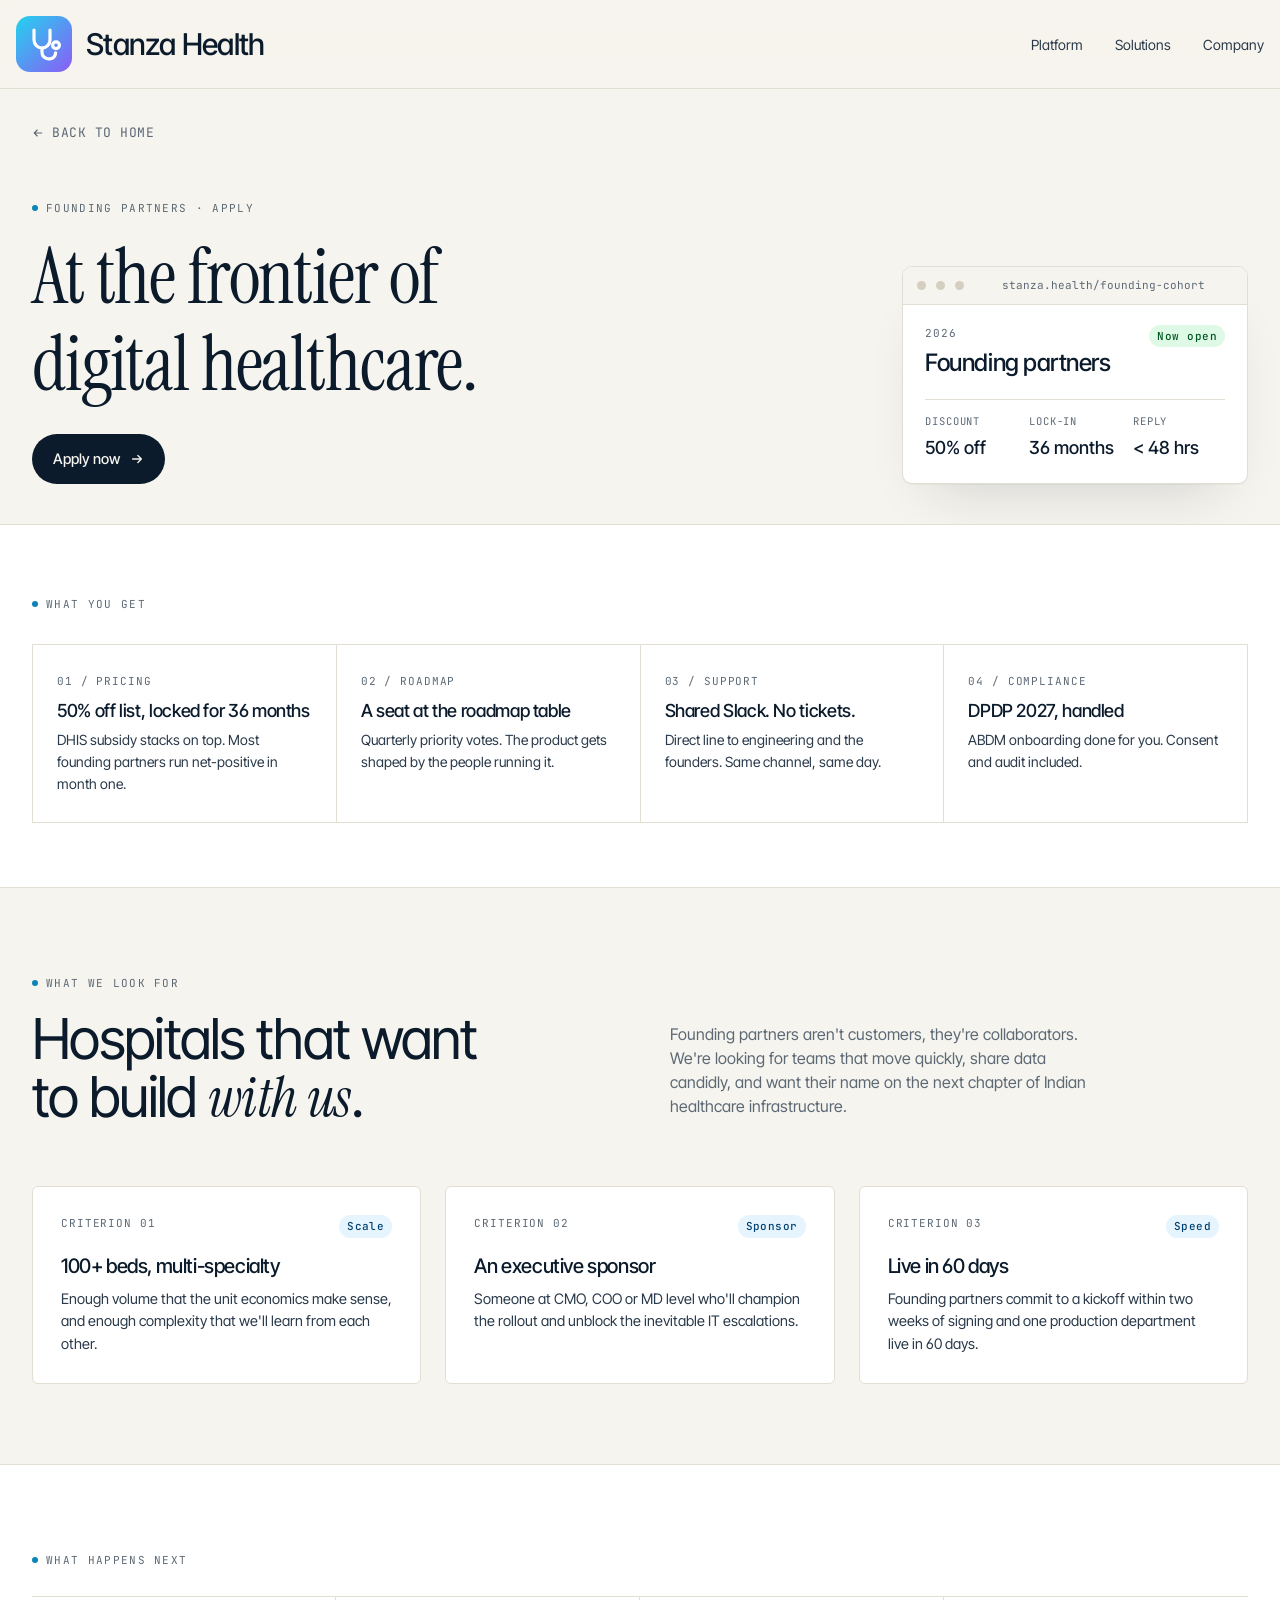
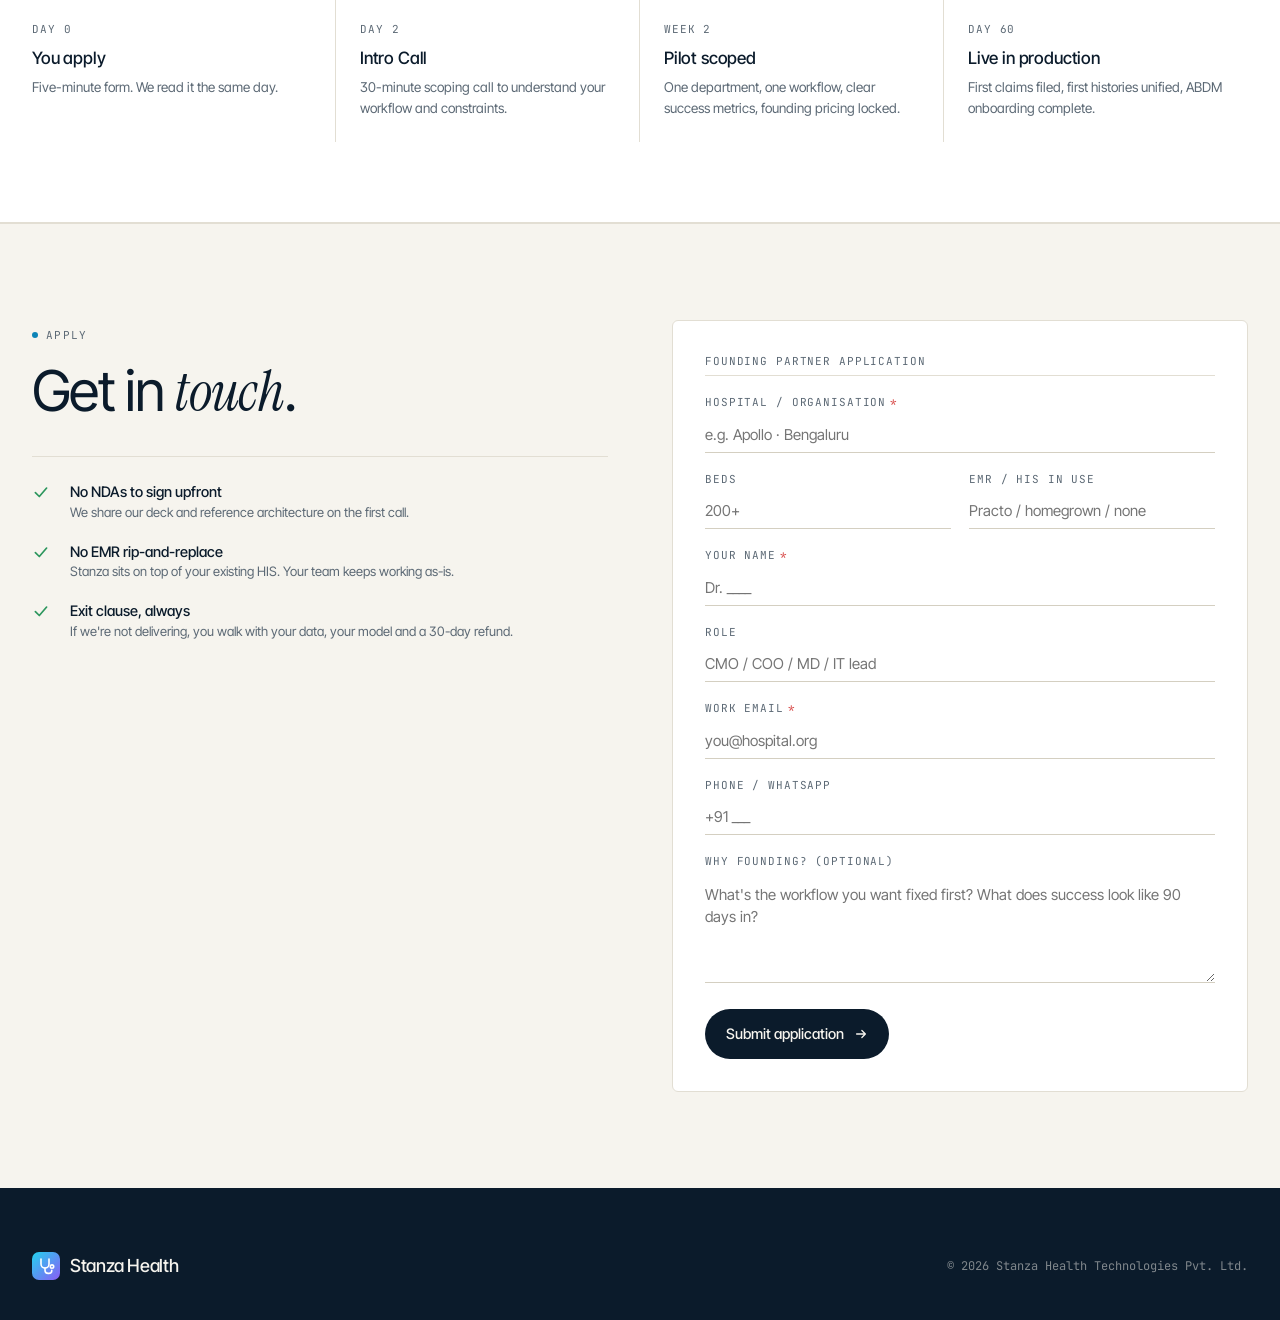
<file: apply/index.html>
<!doctype html>
<html lang="en">
<head>
<meta charset="utf-8" />
<meta name="viewport" content="width=device-width,initial-scale=1" />
<title>Apply · Founding Partner · Stanza Health</title>
<meta name="description" content="Apply to be a Stanza Health founding hospital partner. 50% off list for 36 months, direct line to the founders, DPDP 2027 handled." />
<link rel="canonical" href="https://stanzahealth.com/apply/" />
<link rel="icon" type="image/svg+xml" href="../assets/favicon.svg">
<link rel="preconnect" href="https://fonts.googleapis.com">
<link rel="preconnect" href="https://fonts.gstatic.com" crossorigin>
<link href="https://fonts.googleapis.com/css2?family=Inter+Tight:wght@300;400;500;600;700&family=Instrument+Serif:ital@0;1&family=JetBrains+Mono:wght@400;500&display=swap" rel="stylesheet">
<link rel="stylesheet" href="../styles.css">
</head>
<body>

<!-- ===== NAV ===== -->
<nav class="nav">
  <div class="nav-inner">
    <a href="../" class="nav-home" style="display:inline-flex;align-items:center;gap:14px;text-decoration:none;color:inherit;white-space:nowrap;">
      <svg width="56" height="56" viewBox="0 0 28 28" fill="none" aria-hidden="true">
        <defs>
          <linearGradient id="stanzaLogoGrad" x1="0" y1="0" x2="28" y2="28" gradientUnits="userSpaceOnUse">
            <stop offset="0" stop-color="#22D3EE"/>
            <stop offset="1" stop-color="#8B5CF6"/>
          </linearGradient>
        </defs>
        <rect x="0" y="0" width="28" height="28" rx="7" fill="url(#stanzaLogoGrad)"/>
        <path d="M9 7v5a4 4 0 0 0 8 0V7" stroke="#FFFFFF" stroke-width="1.6" stroke-linecap="round" fill="none"/>
        <path d="M13 16v2.2a3.2 3.2 0 0 0 3.2 3.2h.6a3 3 0 0 0 3-3" stroke="#FFFFFF" stroke-width="1.6" stroke-linecap="round" stroke-linejoin="round" fill="none"/>
        <circle cx="20" cy="14.6" r="1.7" stroke="#FFFFFF" stroke-width="1.6" fill="none"/>
      </svg>
      <span style="font-size:30px;font-weight:500;letter-spacing:-0.025em;">Stanza Health</span>
    </a>
    <div class="nav-links">
      <a href="../#platform">Platform</a>
      <a href="../#solutions">Solutions</a>
      <a href="../#company">Company</a>
    </div>
  </div>
</nav>

<main>

<!-- ===== HEADER ===== -->
<section style="padding:32px 0 40px;">
  <div class="container">
    <div style="margin-bottom:48px;">
      <a href="../" style="display:inline-flex;align-items:center;gap:8px;font-size:13px;color:var(--ink-3);text-decoration:none;font-family:'JetBrains Mono',monospace;letter-spacing:0.04em;text-transform:uppercase;transition:color 0.15s ease;" onmouseover="this.style.color='var(--ink)'" onmouseout="this.style.color='var(--ink-3)'">
        <svg width="12" height="12" viewBox="0 0 16 16" fill="none"><path d="M13 8H3M3 8L7 4M3 8L7 12" stroke="currentColor" stroke-width="1.5" stroke-linecap="round" stroke-linejoin="round"/></svg>
        Back to home
      </a>
    </div>
    <div class="hero-grid" style="display:grid;grid-template-columns:1.4fr 0.6fr;gap:64px;align-items:end;">
      <div>
        <div class="eyebrow" style="margin-bottom:24px;">
          <span class="dot"></span>
          <span>Founding partners · Apply</span>
        </div>
        <h1 style="text-wrap:balance;font-family:'Instrument Serif','Times New Roman',serif;font-weight:400;letter-spacing:-0.015em;">
          At the frontier of<br/><span style="display:inline-block;margin-top:0.15em;">digital healthcare.</span>
        </h1>
        <a class="btn btn-primary" href="#apply-form" style="margin-top:32px;">
          Apply now
          <svg width="14" height="14" viewBox="0 0 16 16" fill="none"><path d="M3 8H13M13 8L9 4M13 8L9 12" stroke="currentColor" stroke-width="1.5" stroke-linecap="round" stroke-linejoin="round"/></svg>
        </a>
      </div>

      <!-- Seats panel -->
      <div class="mock" style="position:relative;max-width:420px;width:100%;justify-self:end;">
        <div class="mock-bar">
          <span class="dot"></span><span class="dot"></span><span class="dot"></span>
          <span class="url">stanza.health/founding-cohort</span>
        </div>
        <div style="padding:20px 22px 22px;">
          <div style="display:flex;justify-content:space-between;align-items:flex-start;margin-bottom:18px;">
            <div>
              <div class="mono" style="font-size:11px;color:var(--ink-3);letter-spacing:0.08em;text-transform:uppercase;">2026</div>
              <div style="font-size:24px;font-weight:500;margin-top:4px;letter-spacing:-0.02em;">Founding partners</div>
            </div>
            <span class="tag tag-good">Now open</span>
          </div>

          <div style="border-top:1px solid var(--line);padding-top:14px;display:grid;grid-template-columns:1fr 1fr 1fr;gap:12px;">
            <div>
              <div class="mono" style="font-size:10.5px;color:var(--ink-3);text-transform:uppercase;letter-spacing:0.08em;">Discount</div>
              <div style="font-size:18px;font-weight:500;margin-top:4px;">50% off</div>
            </div>
            <div>
              <div class="mono" style="font-size:10.5px;color:var(--ink-3);text-transform:uppercase;letter-spacing:0.08em;">Lock-in</div>
              <div style="font-size:18px;font-weight:500;margin-top:4px;">36 months</div>
            </div>
            <div>
              <div class="mono" style="font-size:10.5px;color:var(--ink-3);text-transform:uppercase;letter-spacing:0.08em;">Reply</div>
              <div style="font-size:18px;font-weight:500;margin-top:4px;">&lt; 48 hrs</div>
            </div>
          </div>
        </div>
      </div>
    </div>
  </div>
</section>

<!-- ===== WHAT YOU GET ===== -->
<section class="section" style="padding:64px 0;background:var(--bg-2);">
  <div class="container">
    <div class="eyebrow" style="margin-bottom:32px;"><span class="dot"></span> What you get</div>
    <div style="display:grid;grid-template-columns:repeat(4,1fr);gap:1px;background:var(--line);border:1px solid var(--line);">
      <div style="background:var(--bg-2);padding:28px 24px;">
        <div class="mono" style="font-size:11px;color:var(--ink-3);letter-spacing:0.08em;">01 / PRICING</div>
        <h3 style="font-size:18px;font-weight:500;margin-top:10px;letter-spacing:-0.02em;">50% off list, locked for 36 months</h3>
        <p style="color:var(--ink-2);font-size:14px;line-height:1.55;margin-top:8px;">DHIS subsidy stacks on top. Most founding partners run net-positive in month one.</p>
      </div>
      <div style="background:var(--bg-2);padding:28px 24px;">
        <div class="mono" style="font-size:11px;color:var(--ink-3);letter-spacing:0.08em;">02 / ROADMAP</div>
        <h3 style="font-size:18px;font-weight:500;margin-top:10px;letter-spacing:-0.02em;">A seat at the roadmap table</h3>
        <p style="color:var(--ink-2);font-size:14px;line-height:1.55;margin-top:8px;">Quarterly priority votes. The product gets shaped by the people running it.</p>
      </div>
      <div style="background:var(--bg-2);padding:28px 24px;">
        <div class="mono" style="font-size:11px;color:var(--ink-3);letter-spacing:0.08em;">03 / SUPPORT</div>
        <h3 style="font-size:18px;font-weight:500;margin-top:10px;letter-spacing:-0.02em;">Shared Slack. No tickets.</h3>
        <p style="color:var(--ink-2);font-size:14px;line-height:1.55;margin-top:8px;">Direct line to engineering and the founders. Same channel, same day.</p>
      </div>
      <div style="background:var(--bg-2);padding:28px 24px;">
        <div class="mono" style="font-size:11px;color:var(--ink-3);letter-spacing:0.08em;">04 / COMPLIANCE</div>
        <h3 style="font-size:18px;font-weight:500;margin-top:10px;letter-spacing:-0.02em;">DPDP 2027, handled</h3>
        <p style="color:var(--ink-2);font-size:14px;line-height:1.55;margin-top:8px;">ABDM onboarding done for you. Consent and audit included.</p>
      </div>
    </div>
  </div>
</section>

<!-- ===== WHAT WE LOOK FOR ===== -->
<section class="section" style="padding:80px 0;">
  <div class="container">
    <div class="section-head">
      <div>
        <div class="eyebrow"><span class="dot"></span> What we look for</div>
        <h2 style="margin-top:18px;text-wrap:balance;">
          Hospitals that want to build <span class="serif">with us</span>.
        </h2>
      </div>
      <p class="muted" style="max-width:440px;font-size:16px;padding-bottom:8px;">
        Founding partners aren't customers, they're collaborators. We're looking for teams that move quickly,
        share data candidly, and want their name on the next chapter of Indian healthcare infrastructure.
      </p>
    </div>

    <div style="display:grid;grid-template-columns:repeat(3,1fr);gap:24px;">
      <div style="border:1px solid var(--line);background:var(--bg-2);padding:28px;border-radius:6px;">
        <div style="display:flex;justify-content:space-between;align-items:flex-start;margin-bottom:16px;">
          <span class="mono" style="font-size:11px;color:var(--ink-3);letter-spacing:0.08em;">CRITERION 01</span>
          <span class="tag tag-info">Scale</span>
        </div>
        <h3 style="font-size:20px;font-weight:500;letter-spacing:-0.02em;margin-bottom:10px;">100+ beds, multi-specialty</h3>
        <p style="color:var(--ink-2);font-size:14.5px;line-height:1.55;">Enough volume that the unit economics make sense, and enough complexity that we'll learn from each other.</p>
      </div>
      <div style="border:1px solid var(--line);background:var(--bg-2);padding:28px;border-radius:6px;">
        <div style="display:flex;justify-content:space-between;align-items:flex-start;margin-bottom:16px;">
          <span class="mono" style="font-size:11px;color:var(--ink-3);letter-spacing:0.08em;">CRITERION 02</span>
          <span class="tag tag-info">Sponsor</span>
        </div>
        <h3 style="font-size:20px;font-weight:500;letter-spacing:-0.02em;margin-bottom:10px;">An executive sponsor</h3>
        <p style="color:var(--ink-2);font-size:14.5px;line-height:1.55;">Someone at CMO, COO or MD level who'll champion the rollout and unblock the inevitable IT escalations.</p>
      </div>
      <div style="border:1px solid var(--line);background:var(--bg-2);padding:28px;border-radius:6px;">
        <div style="display:flex;justify-content:space-between;align-items:flex-start;margin-bottom:16px;">
          <span class="mono" style="font-size:11px;color:var(--ink-3);letter-spacing:0.08em;">CRITERION 03</span>
          <span class="tag tag-info">Speed</span>
        </div>
        <h3 style="font-size:20px;font-weight:500;letter-spacing:-0.02em;margin-bottom:10px;">Live in 60 days</h3>
        <p style="color:var(--ink-2);font-size:14.5px;line-height:1.55;">Founding partners commit to a kickoff within two weeks of signing and one production department live in 60 days.</p>
      </div>
    </div>
  </div>
</section>

<!-- ===== TIMELINE ===== -->
<section class="section" style="padding:80px 0;background:var(--bg-2);border-top:1px solid var(--line);border-bottom:1px solid var(--line);">
  <div class="container">
    <div class="eyebrow" style="margin-bottom:28px;"><span class="dot"></span> What happens next</div>
    <div style="display:grid;grid-template-columns:repeat(4,1fr);gap:0;border-top:1px solid var(--line);">
      <div style="border-right:1px solid var(--line);padding:24px 24px 24px 0;">
        <div class="mono" style="font-size:11px;color:var(--ink-3);letter-spacing:0.08em;">DAY 0</div>
        <div style="font-size:17px;font-weight:500;margin-top:8px;letter-spacing:-0.01em;">You apply</div>
        <p style="font-size:13.5px;color:var(--ink-3);line-height:1.5;margin-top:6px;">Five-minute form. We read it the same day.</p>
      </div>
      <div style="border-right:1px solid var(--line);padding:24px;">
        <div class="mono" style="font-size:11px;color:var(--ink-3);letter-spacing:0.08em;">DAY 2</div>
        <div style="font-size:17px;font-weight:500;margin-top:8px;letter-spacing:-0.01em;">Intro Call</div>
        <p style="font-size:13.5px;color:var(--ink-3);line-height:1.5;margin-top:6px;">30-minute scoping call to understand your workflow and constraints.</p>
      </div>
      <div style="border-right:1px solid var(--line);padding:24px;">
        <div class="mono" style="font-size:11px;color:var(--ink-3);letter-spacing:0.08em;">WEEK 2</div>
        <div style="font-size:17px;font-weight:500;margin-top:8px;letter-spacing:-0.01em;">Pilot scoped</div>
        <p style="font-size:13.5px;color:var(--ink-3);line-height:1.5;margin-top:6px;">One department, one workflow, clear success metrics, founding pricing locked.</p>
      </div>
      <div style="padding:24px 0 24px 24px;">
        <div class="mono" style="font-size:11px;color:var(--ink-3);letter-spacing:0.08em;">DAY 60</div>
        <div style="font-size:17px;font-weight:500;margin-top:8px;letter-spacing:-0.01em;">Live in production</div>
        <p style="font-size:13.5px;color:var(--ink-3);line-height:1.5;margin-top:6px;">First claims filed, first histories unified, ABDM onboarding complete.</p>
      </div>
    </div>
  </div>
</section>

<!-- ===== APPLY FORM ===== -->
<section class="section" id="apply-form" style="padding:96px 0;">
  <div class="container">
    <div class="cta-grid" style="display:grid;grid-template-columns:1fr 1fr;gap:64px;align-items:start;">
      <div>
        <div class="eyebrow"><span class="dot"></span> Apply</div>
        <h2 style="margin-top:18px;text-wrap:balance;">
          Get in <span class="serif">touch</span>.
        </h2>

        <div style="margin-top:36px;border-top:1px solid var(--line);padding-top:24px;display:flex;flex-direction:column;gap:18px;">
          <div style="display:grid;grid-template-columns:24px 1fr;gap:14px;align-items:flex-start;">
            <span class="check" style="color:var(--good);margin-top:2px;"><svg width="18" height="18" viewBox="0 0 16 16" fill="none"><path d="M3 8.5L6.5 12L13 4.5" stroke="currentColor" stroke-width="1.5" stroke-linecap="round" stroke-linejoin="round"/></svg></span>
            <div><div style="font-size:14.5px;font-weight:500;">No NDAs to sign upfront</div><div style="font-size:13px;color:var(--ink-3);line-height:1.5;">We share our deck and reference architecture on the first call.</div></div>
          </div>
          <div style="display:grid;grid-template-columns:24px 1fr;gap:14px;align-items:flex-start;">
            <span class="check" style="color:var(--good);margin-top:2px;"><svg width="18" height="18" viewBox="0 0 16 16" fill="none"><path d="M3 8.5L6.5 12L13 4.5" stroke="currentColor" stroke-width="1.5" stroke-linecap="round" stroke-linejoin="round"/></svg></span>
            <div><div style="font-size:14.5px;font-weight:500;">No EMR rip-and-replace</div><div style="font-size:13px;color:var(--ink-3);line-height:1.5;">Stanza sits on top of your existing HIS. Your team keeps working as-is.</div></div>
          </div>
          <div style="display:grid;grid-template-columns:24px 1fr;gap:14px;align-items:flex-start;">
            <span class="check" style="color:var(--good);margin-top:2px;"><svg width="18" height="18" viewBox="0 0 16 16" fill="none"><path d="M3 8.5L6.5 12L13 4.5" stroke="currentColor" stroke-width="1.5" stroke-linecap="round" stroke-linejoin="round"/></svg></span>
            <div><div style="font-size:14.5px;font-weight:500;">Exit clause, always</div><div style="font-size:13px;color:var(--ink-3);line-height:1.5;">If we're not delivering, you walk with your data, your model and a 30-day refund.</div></div>
          </div>
        </div>
      </div>

      <div class="card" style="padding:0;">
        <form id="apply-form-el" action="https://formspree.io/f/__FORMSPREE_APPLY_FORM_ID__" method="POST" novalidate style="padding:32px;display:flex;flex-direction:column;gap:18px;">
          <input type="text" name="_gotcha" tabindex="-1" autocomplete="off" style="position:absolute;left:-9999px;width:1px;height:1px;opacity:0;" aria-hidden="true" />
          <input type="hidden" name="_subject" value="New Stanza founding-partner application" />

          <div class="mono" style="font-size:11px;color:var(--ink-3);letter-spacing:0.08em;text-transform:uppercase;padding-bottom:6px;border-bottom:1px solid var(--line);">Founding partner application</div>

          <label style="display:flex;flex-direction:column;gap:6px;">
            <span class="mono" style="font-size:11px;color:var(--ink-3);text-transform:uppercase;letter-spacing:0.08em;display:flex;justify-content:space-between;align-items:baseline;">
              <span>Hospital / organisation<span style="color:var(--bad);margin-left:4px;">*</span></span>
              <span class="error-msg" data-field="organisation" style="color:var(--bad);text-transform:none;font-size:11px;display:none;"></span>
            </span>
            <input class="field-input" name="organisation" type="text" placeholder="e.g. Apollo · Bengaluru" required />
          </label>

          <div style="display:grid;grid-template-columns:1fr 1fr;gap:18px;">
            <label style="display:flex;flex-direction:column;gap:6px;">
              <span class="mono" style="font-size:11px;color:var(--ink-3);text-transform:uppercase;letter-spacing:0.08em;">Beds</span>
              <input class="field-input" name="beds" type="text" placeholder="200+" />
            </label>
            <label style="display:flex;flex-direction:column;gap:6px;">
              <span class="mono" style="font-size:11px;color:var(--ink-3);text-transform:uppercase;letter-spacing:0.08em;">EMR / HIS in use</span>
              <input class="field-input" name="emr" type="text" placeholder="Practo / homegrown / none" />
            </label>
          </div>

          <label style="display:flex;flex-direction:column;gap:6px;">
            <span class="mono" style="font-size:11px;color:var(--ink-3);text-transform:uppercase;letter-spacing:0.08em;display:flex;justify-content:space-between;align-items:baseline;">
              <span>Your name<span style="color:var(--bad);margin-left:4px;">*</span></span>
              <span class="error-msg" data-field="name" style="color:var(--bad);text-transform:none;font-size:11px;display:none;"></span>
            </span>
            <input class="field-input" name="name" type="text" placeholder="Dr. ____" required />
          </label>

          <label style="display:flex;flex-direction:column;gap:6px;">
            <span class="mono" style="font-size:11px;color:var(--ink-3);text-transform:uppercase;letter-spacing:0.08em;">Role</span>
            <input class="field-input" name="role" type="text" placeholder="CMO / COO / MD / IT lead" />
          </label>

          <label style="display:flex;flex-direction:column;gap:6px;">
            <span class="mono" style="font-size:11px;color:var(--ink-3);text-transform:uppercase;letter-spacing:0.08em;display:flex;justify-content:space-between;align-items:baseline;">
              <span>Work email<span style="color:var(--bad);margin-left:4px;">*</span></span>
              <span class="error-msg" data-field="email" style="color:var(--bad);text-transform:none;font-size:11px;display:none;"></span>
            </span>
            <input class="field-input" name="email" type="email" placeholder="you@hospital.org" required />
          </label>

          <label style="display:flex;flex-direction:column;gap:6px;">
            <span class="mono" style="font-size:11px;color:var(--ink-3);text-transform:uppercase;letter-spacing:0.08em;">Phone / WhatsApp</span>
            <input class="field-input" name="phone" type="tel" inputmode="tel" autocomplete="tel" placeholder="+91 ___" />
          </label>

          <label style="display:flex;flex-direction:column;gap:6px;">
            <span class="mono" style="font-size:11px;color:var(--ink-3);text-transform:uppercase;letter-spacing:0.08em;">Why founding? (optional)</span>
            <textarea class="field-input" name="message" rows="4" placeholder="What's the workflow you want fixed first? What does success look like 90 days in?" style="resize:vertical;font-family:inherit;line-height:1.5;min-height:80px;"></textarea>
          </label>

          <button id="apply-submit" class="btn btn-primary" style="margin-top:8px;align-self:flex-start;" type="submit">
            <span data-label="default">Submit application</span>
            <span data-label="loading" style="display:none;">Sending…</span>
            <svg width="14" height="14" viewBox="0 0 16 16" fill="none"><path d="M3 8H13M13 8L9 4M13 8L9 12" stroke="currentColor" stroke-width="1.5" stroke-linecap="round" stroke-linejoin="round"/></svg>
          </button>
          <div id="apply-error" role="alert" style="display:none;color:var(--bad);font-size:13px;margin-top:-4px;"></div>
        </form>
        <div id="apply-thanks" style="display:none;padding:48px;text-align:center;">
          <h3 style="font-size:22px;margin-bottom:8px;">Application received.</h3>
          <p style="color:var(--ink-3);font-size:14.5px;">A founder will be in touch within 48 hours.</p>
        </div>
      </div>
    </div>
  </div>
</section>

</main>

<!-- ===== FOOTER ===== -->
<footer style="background:var(--ink);color:var(--bg);padding:64px 0 40px;">
  <div class="container">
    <div style="display:flex;justify-content:space-between;align-items:center;gap:24px;flex-wrap:wrap;">
      <a href="../" class="nav-home" style="display:inline-flex;align-items:center;gap:10px;text-decoration:none;color:inherit;">
        <svg width="28" height="28" viewBox="0 0 28 28" fill="none" aria-hidden="true">
          <defs>
            <linearGradient id="stanzaApplyFooterGrad" x1="0" y1="0" x2="28" y2="28" gradientUnits="userSpaceOnUse">
              <stop offset="0" stop-color="#22D3EE"/>
              <stop offset="1" stop-color="#8B5CF6"/>
            </linearGradient>
          </defs>
          <rect x="0" y="0" width="28" height="28" rx="7" fill="url(#stanzaApplyFooterGrad)"/>
          <path d="M9 7v5a4 4 0 0 0 8 0V7" stroke="#FFFFFF" stroke-width="1.6" stroke-linecap="round" fill="none"/>
          <path d="M13 16v2.2a3.2 3.2 0 0 0 3.2 3.2h.6a3 3 0 0 0 3-3" stroke="#FFFFFF" stroke-width="1.6" stroke-linecap="round" stroke-linejoin="round" fill="none"/>
          <circle cx="20" cy="14.6" r="1.7" stroke="#FFFFFF" stroke-width="1.6" fill="none"/>
        </svg>
        <span style="font-size:18px;font-weight:500;letter-spacing:-0.02em;">Stanza Health</span>
      </a>
      <div class="mono" style="font-size:12px;color:rgba(246,244,238,0.5);">© 2026 Stanza Health Technologies Pvt. Ltd.</div>
    </div>
  </div>
</footer>

<script>
(function () {
  var form = document.getElementById('apply-form-el');
  if (!form) return;
  var submitBtn = document.getElementById('apply-submit');
  var formError = document.getElementById('apply-error');
  var btnDefault = submitBtn.querySelector('[data-label="default"]');
  var btnLoading = submitBtn.querySelector('[data-label="loading"]');

  function setLoading(isLoading) {
    submitBtn.disabled = isLoading;
    submitBtn.style.opacity = isLoading ? '0.6' : '';
    submitBtn.style.cursor = isLoading ? 'not-allowed' : '';
    btnDefault.style.display = isLoading ? 'none' : '';
    btnLoading.style.display = isLoading ? 'inline' : 'none';
  }
  function showError(msg) {
    formError.textContent = msg;
    formError.style.display = 'block';
  }

  form.addEventListener('submit', function (e) {
    e.preventDefault();
    var fields = ['organisation', 'name', 'email'];
    var ok = true;
    fields.forEach(function (f) {
      var input = form.querySelector('[name="' + f + '"]');
      var err = form.querySelector('.error-msg[data-field="' + f + '"]');
      if (!input) return;
      input.classList.remove('invalid');
      if (err) { err.style.display = 'none'; err.textContent = ''; }
      if (!input.value.trim()) {
        if (err) { err.textContent = 'Required'; err.style.display = 'inline'; }
        input.classList.add('invalid');
        ok = false;
      } else if (f === 'email' && !/^[^\s@]+@[^\s@]+\.[^\s@]+$/.test(input.value.trim())) {
        if (err) { err.textContent = 'Enter a valid email'; err.style.display = 'inline'; }
        input.classList.add('invalid');
        ok = false;
      }
    });
    formError.style.display = 'none';
    if (!ok) return;

    var gotcha = form.querySelector('input[name="_gotcha"]');
    if (gotcha && gotcha.value) {
      form.style.display = 'none';
      document.getElementById('apply-thanks').style.display = 'block';
      return;
    }

    setLoading(true);
    fetch(form.action, {
      method: 'POST',
      body: new FormData(form),
      headers: { 'Accept': 'application/json' }
    }).then(function (response) {
      if (response.ok) {
        form.style.display = 'none';
        document.getElementById('apply-thanks').style.display = 'block';
        return;
      }
      return response.json().then(function (data) {
        var msg = (data && data.errors && data.errors.length)
          ? data.errors.map(function (er) { return er.message; }).join(', ')
          : 'Something went wrong. Please email shreybaid@stanzahealth.com.';
        showError(msg);
        setLoading(false);
      }).catch(function () {
        showError('Something went wrong. Please email shreybaid@stanzahealth.com.');
        setLoading(false);
      });
    }).catch(function () {
      showError('Network error. Please check your connection or email shreybaid@stanzahealth.com.');
      setLoading(false);
    });
  });
})();
</script>

</body>
</html>
</file>
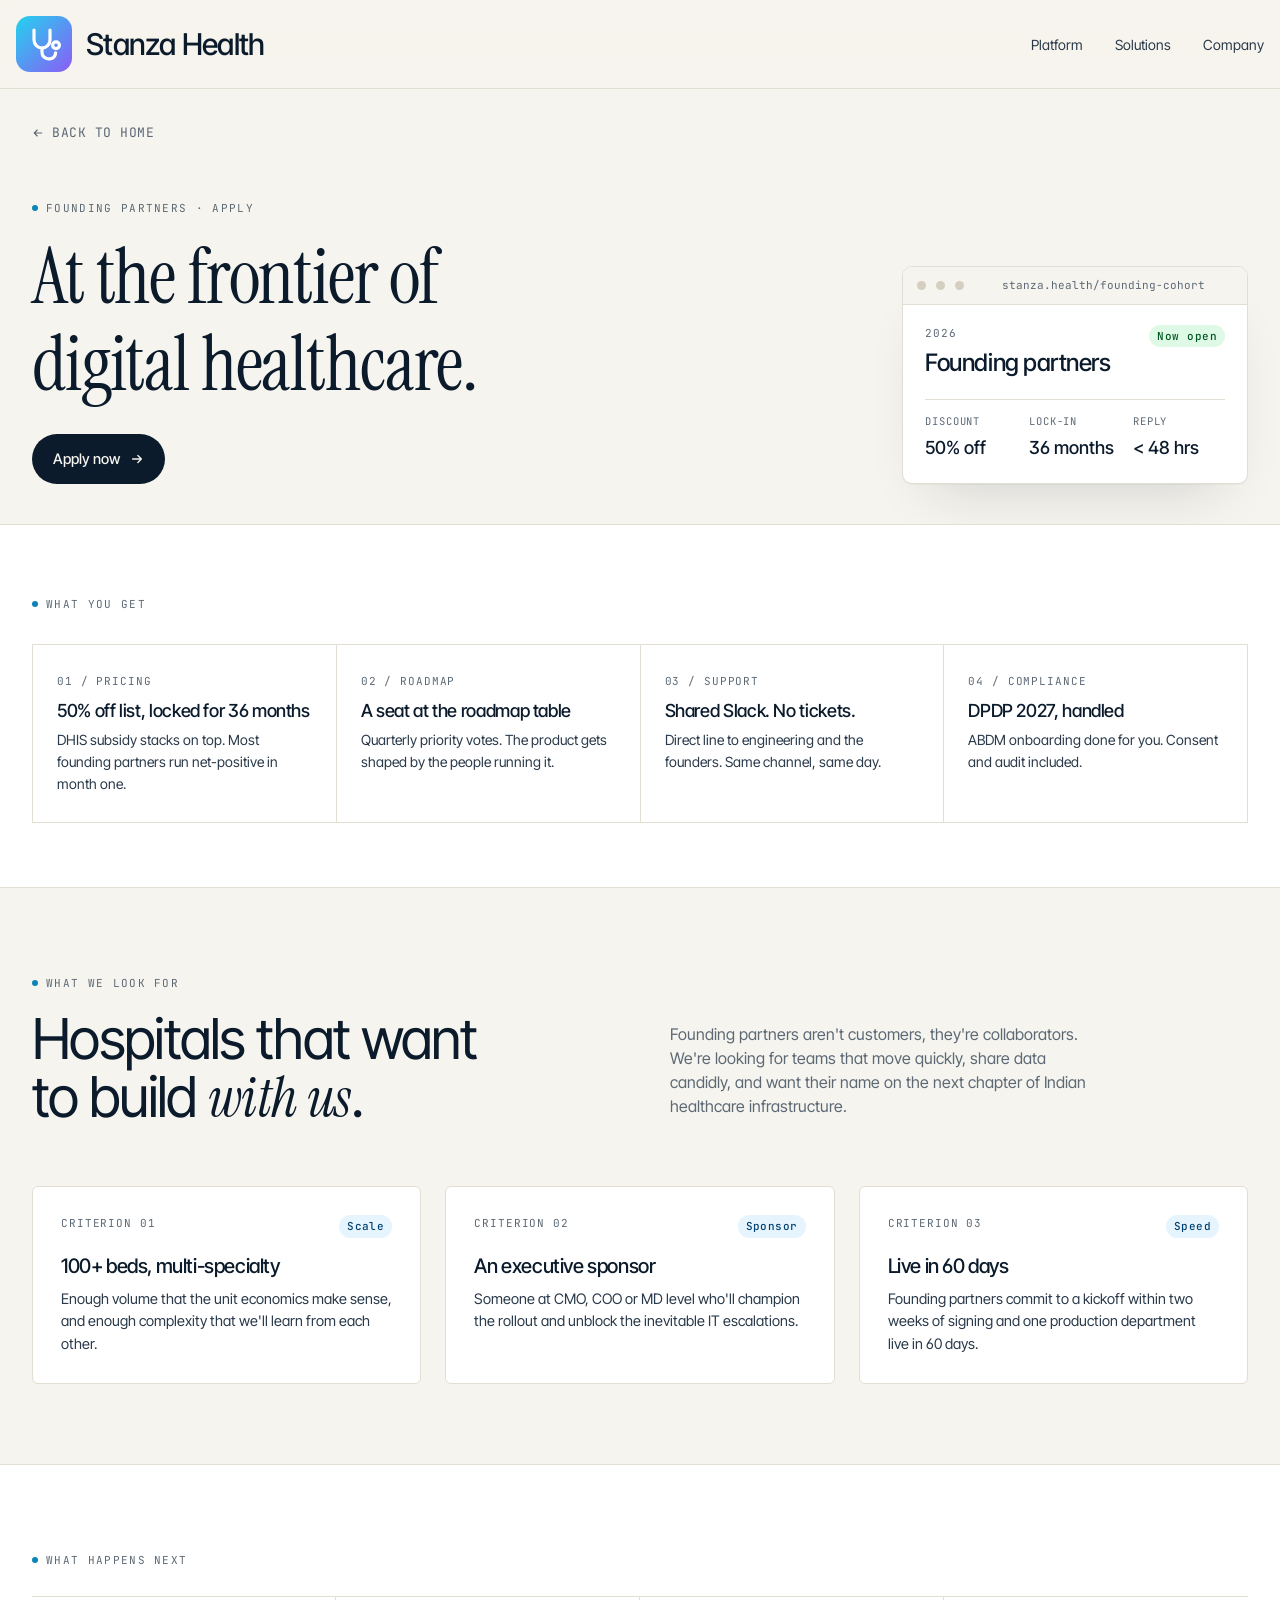
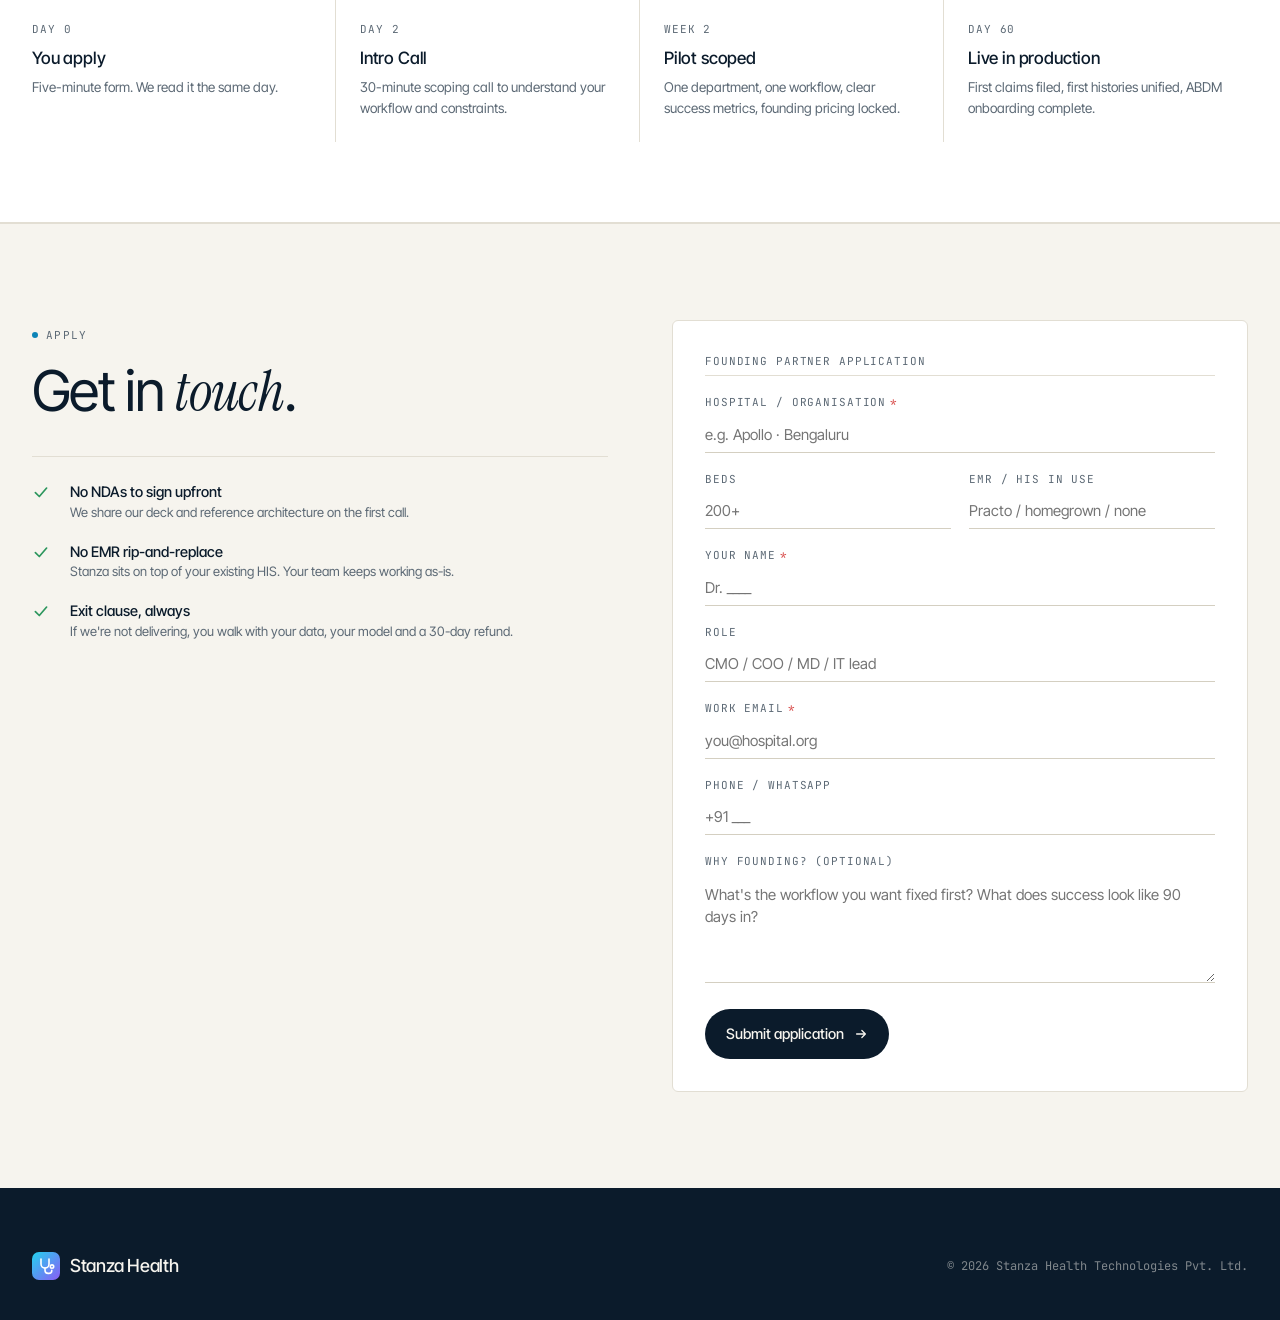
<file: apply.html>
<!doctype html>
<html lang="en">
<head>
<meta charset="utf-8" />
<title>Stanza Health — Apply</title>
<link rel="canonical" href="https://stanzahealth.com/apply/" />
<meta http-equiv="refresh" content="0; url=/apply/" />
<meta name="robots" content="noindex" />
<script>location.replace('/apply/' + (location.search || '') + (location.hash || ''));</script>
</head>
<body>
<p>Redirecting to <a href="/apply/">stanzahealth.com/apply/</a>…</p>
</body>
</html>
</file>
<file: styles.css>
:root {
  --bg: #F6F4EE;
  --bg-2: #FFFFFF;
  --ink: #0B1B2B;
  --ink-2: #2A3A4A;
  --ink-3: #5C6975;
  --ink-4: #8D97A1;
  --line: #E2DED3;
  --line-2: #D4CFC1;
  --accent: oklch(58% 0.12 235);
  --accent-soft: oklch(96% 0.02 235);
  --clay: oklch(72% 0.10 60);
  --clay-soft: oklch(96% 0.02 60);
  --good: oklch(60% 0.13 155);
  --warn: oklch(70% 0.13 60);
  --bad: oklch(60% 0.18 25);
  --radius: 6px;
  --max: 1320px;
}

* { box-sizing: border-box; }
html, body { margin: 0; padding: 0; }
body {
  background: var(--bg);
  color: var(--ink);
  font-family: 'Inter Tight', 'Helvetica Neue', Arial, sans-serif;
  font-feature-settings: "ss01","cv11";
  -webkit-font-smoothing: antialiased;
  text-rendering: optimizeLegibility;
  font-size: 16px;
  line-height: 1.5;
}

img { max-width: 100%; display: block; }
a { color: inherit; text-decoration: none; }
button { font: inherit; cursor: pointer; }

.serif { font-family: 'Instrument Serif', 'Times New Roman', serif; font-weight: 400; font-style: italic; letter-spacing: -0.01em; }
.mono { font-family: 'JetBrains Mono', ui-monospace, monospace; }

.container { max-width: var(--max); margin: 0 auto; padding: 0 32px; }
.eyebrow {
  font-family: 'JetBrains Mono', monospace;
  font-size: 11px;
  letter-spacing: 0.12em;
  text-transform: uppercase;
  color: var(--ink-3);
  display: inline-flex; align-items: center; gap: 8px;
}
.eyebrow .dot { width: 6px; height: 6px; background: var(--accent); border-radius: 50%; }

h1, h2, h3, h4 { margin: 0; font-weight: 500; letter-spacing: -0.02em; }
h1 { font-size: clamp(48px, 6vw, 88px); line-height: 0.98; letter-spacing: -0.035em; font-weight: 400; }
h2 { font-size: clamp(36px, 4.4vw, 60px); line-height: 1.02; letter-spacing: -0.03em; font-weight: 400; }
h3 { font-size: 22px; line-height: 1.2; font-weight: 500; }
p { margin: 0; }

.btn {
  display: inline-flex; align-items: center; gap: 10px;
  padding: 13px 20px;
  border-radius: 999px;
  font-weight: 500;
  font-size: 14.5px;
  border: 1px solid transparent;
  transition: all .2s ease;
  cursor: pointer;
}
.btn-primary { background: var(--ink); color: var(--bg); }
.btn-primary:hover { background: #1a2c3d; transform: translateY(-1px); }
.btn-ghost { background: transparent; color: var(--ink); border-color: var(--line-2); }
.btn-ghost:hover { background: var(--ink); color: var(--bg); border-color: var(--ink); }

.section { padding: 120px 0; border-top: 1px solid var(--line); position: relative; }
.section.tight { padding: 80px 0; }
.section-white { background: var(--bg-2); }
.section-ink { background: var(--ink); color: var(--bg); }
.section-ink .eyebrow { color: rgba(246,244,238,0.6); }
.section-ink .eyebrow .dot { background: var(--clay); }

.section-head {
  display: grid; grid-template-columns: 1fr 1fr; gap: 60px;
  margin-bottom: 60px; align-items: end;
}

.card {
  background: var(--bg-2);
  border: 1px solid var(--line);
  border-radius: var(--radius);
  padding: 28px;
}

.idx-row {
  display: grid; grid-template-columns: 60px 1fr; gap: 24px;
  padding: 28px 0; border-top: 1px solid var(--line);
}
.idx-row:last-child { border-bottom: 1px solid var(--line); }
.idx-row .num {
  font-family: 'JetBrains Mono', monospace;
  font-size: 12px;
  color: var(--ink-3);
  padding-top: 4px;
}

.marquee {
  overflow: hidden;
  -webkit-mask-image: linear-gradient(90deg, transparent, #000 10%, #000 90%, transparent);
          mask-image: linear-gradient(90deg, transparent, #000 10%, #000 90%, transparent);
}
.marquee-track {
  display: flex;
  gap: 64px;
  width: max-content;
  align-items: center;
  animation: marq 45s linear infinite;
  will-change: transform;
}
.marquee-group {
  display: flex;
  gap: 64px;
  align-items: center;
  flex-shrink: 0;
}
@keyframes marq {
  from { transform: translate3d(0, 0, 0); }
  to   { transform: translate3d(calc(-50% - 32px), 0, 0); }
}

.mock {
  background: var(--bg-2);
  border: 1px solid var(--line);
  border-radius: 10px;
  overflow: hidden;
  box-shadow: 0 1px 0 rgba(11,27,43,0.04), 0 30px 60px -30px rgba(11,27,43,0.18);
}
.mock-bar {
  display: flex; align-items: center; gap: 10px;
  padding: 10px 14px; border-bottom: 1px solid var(--line);
  background: var(--bg);
}
.mock-bar .dot { width: 9px; height: 9px; border-radius: 50%; background: var(--line-2); }
.mock-bar .url {
  flex: 1; font-family: 'JetBrains Mono', monospace; font-size: 11px; color: var(--ink-3);
  text-align: center;
}

.tag {
  display: inline-flex; align-items: center; gap: 6px;
  padding: 3px 8px;
  border-radius: 999px;
  font-size: 11px; font-weight: 500;
  font-family: 'JetBrains Mono', monospace;
  letter-spacing: 0.04em;
}
.tag-good { background: oklch(96% 0.04 155); color: oklch(38% 0.13 155); }
.tag-warn { background: oklch(96% 0.04 60); color: oklch(40% 0.13 60); }
.tag-bad { background: oklch(96% 0.06 25); color: oklch(40% 0.18 25); }
.tag-info { background: var(--accent-soft); color: oklch(35% 0.12 235); }
.tag-neutral { background: var(--bg); color: var(--ink-3); border: 1px solid var(--line); }

.muted { color: var(--ink-3); }

@media (max-width: 880px) {
  .section { padding: 80px 0; }
  .section-head { grid-template-columns: 1fr; gap: 24px; }
  .hero-grid { grid-template-columns: 1fr !important; gap: 48px !important; }
  .pillars-grid { grid-template-columns: 1fr !important; }
  .whynow-grid { grid-template-columns: repeat(2, 1fr) !important; }
  .product-pane { grid-template-columns: 1fr !important; gap: 32px !important; }
  .product-tabs { flex-direction: column !important; }
  .product-tabs button { border-right: none !important; border-bottom: 1px solid var(--line); }
  .footer-grid { grid-template-columns: 1fr 1fr !important; }
  .cta-grid { grid-template-columns: 1fr !important; gap: 32px !important; }
  .founding-grid { grid-template-columns: 1fr !important; }
  .stats-row { flex-wrap: wrap; gap: 24px !important; }
}

.reveal { opacity: 0; transform: translateY(16px); transition: opacity .8s ease, transform .8s ease; }
.reveal.in { opacity: 1; transform: none; }

.nav {
  position: sticky; top: 0; z-index: 50;
  backdrop-filter: blur(12px);
  -webkit-backdrop-filter: blur(12px);
  background: rgba(246,244,238,0.78);
  border-bottom: 1px solid var(--line);
}
.nav-inner {
  display: flex; align-items: center; justify-content: space-between;
  padding: 16px 16px; max-width: none; margin: 0;
}
.nav-links { display: flex; gap: 32px; align-items: center; }
.nav-links a { font-size: 14px; color: var(--ink-2); }
.nav-links a:hover { color: var(--ink); }

@media (max-width: 720px) {
  .nav-links { display: none; }
}

table.compare {
  width: 100%; border-collapse: collapse; font-size: 14px;
}
table.compare th, table.compare td {
  padding: 18px 16px; text-align: left;
  border-bottom: 1px solid var(--line);
}
table.compare th {
  font-weight: 500; font-size: 12px; text-transform: uppercase;
  letter-spacing: 0.08em; color: var(--ink-3);
}
table.compare tr:hover td { background: var(--bg); }
table.compare td.center, table.compare th.center { text-align: center; }
table.compare .check { color: var(--good); font-weight: 600; display: inline-flex; }
table.compare .x { color: var(--ink-4); display: inline-flex; }

.section-ink .card {
  background: rgba(255,255,255,0.04);
  border-color: rgba(255,255,255,0.1);
  color: var(--bg);
}
.section-ink .muted { color: rgba(246,244,238,0.6); }

.product-tab-btn {
  flex: 1; padding: 18px 20px; text-align: left;
  background: transparent; border: 0;
  border-top: 2px solid transparent;
  margin-top: -1px;
  cursor: pointer;
  color: var(--ink-3);
  transition: color .15s, border-color .15s;
}
.product-tab-btn.active { color: var(--ink); border-top-color: var(--ink); }
.product-tab-btn .num { font-family: 'JetBrains Mono', monospace; font-size: 11px; letter-spacing: 0.08em; }
.product-tab-btn .label { font-size: 16px; font-weight: 500; margin-top: 6px; }
.product-tab-btn .sub { font-size: 12px; color: var(--ink-3); margin-top: 2px; }

.field-input {
  border: 0;
  border-bottom: 1px solid var(--line-2);
  padding: 8px 0;
  font-size: 15px;
  font-family: inherit;
  background: transparent;
  outline: none;
  color: var(--ink);
  width: 100%;
}
.field-input:focus { border-color: var(--ink); }
.field-input.invalid { border-color: var(--bad); }
.field-input.invalid:focus { border-color: var(--bad); }
</file>
